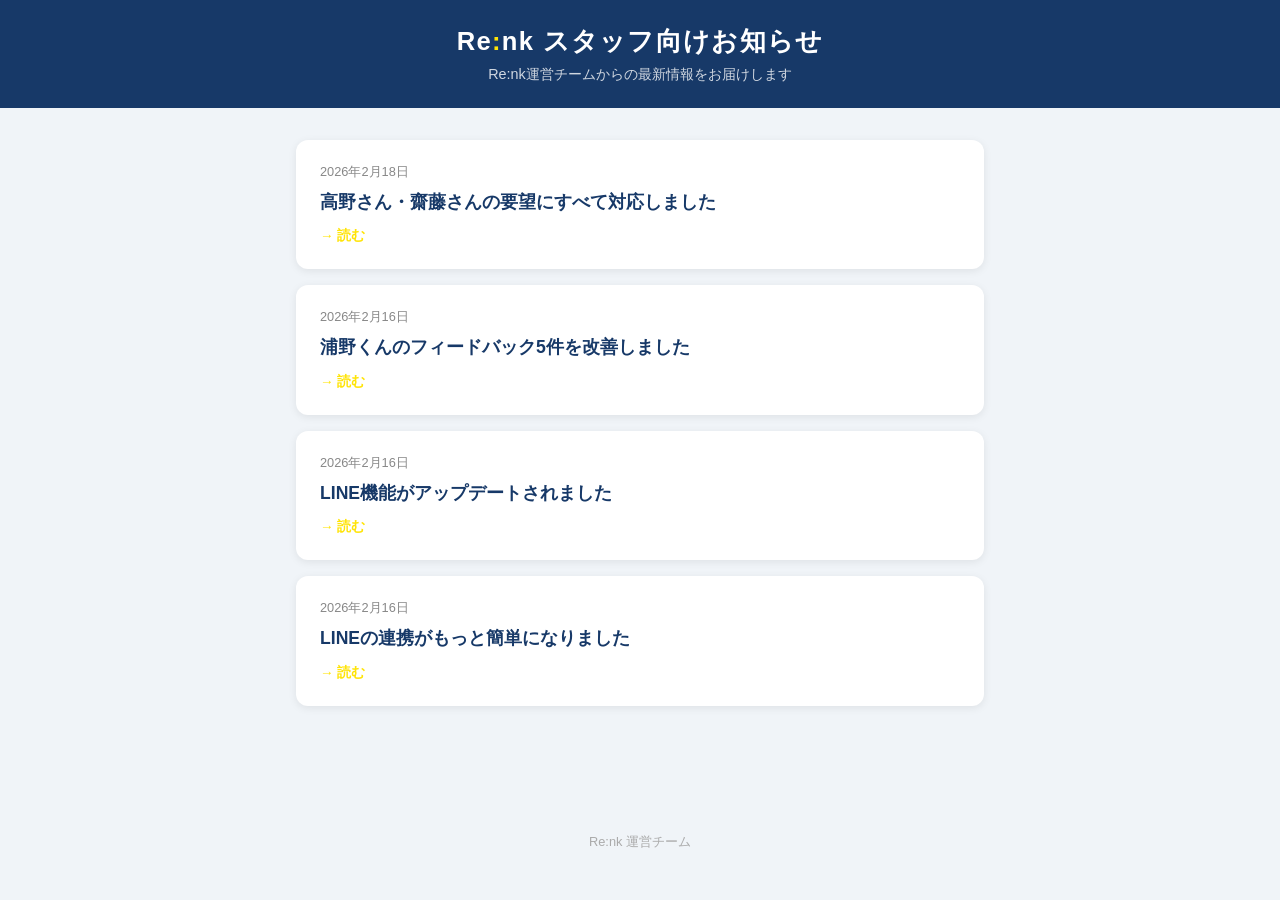
<file: index.html>
<!DOCTYPE html>
<html lang="ja">
<head>
  <meta charset="UTF-8">
  <meta name="viewport" content="width=device-width, initial-scale=1.0">
  <title>Re:nk スタッフ向けお知らせ</title>
  <style>
    * { box-sizing: border-box; margin: 0; padding: 0; }
    body {
      font-family: 'Hiragino Sans', 'Noto Sans JP', sans-serif;
      background: #f0f4f8;
      color: #333;
    }
    header {
      background: #173968;
      color: white;
      padding: 24px 20px;
      text-align: center;
    }
    header h1 {
      font-size: 1.6rem;
      font-weight: bold;
      letter-spacing: 0.05em;
    }
    header h1 span { color: #ffe407; }
    header p {
      margin-top: 6px;
      font-size: 0.9rem;
      opacity: 0.8;
    }
    main {
      max-width: 720px;
      margin: 32px auto;
      padding: 0 16px 60px;
    }
    .card {
      background: white;
      border-radius: 12px;
      padding: 24px;
      margin-bottom: 16px;
      box-shadow: 0 2px 8px rgba(0,0,0,0.08);
      text-decoration: none;
      color: inherit;
      display: block;
      transition: transform 0.15s, box-shadow 0.15s;
    }
    .card:hover {
      transform: translateY(-2px);
      box-shadow: 0 6px 16px rgba(0,0,0,0.12);
    }
    .card .date {
      font-size: 0.8rem;
      color: #888;
      margin-bottom: 8px;
    }
    .card h2 {
      font-size: 1.1rem;
      font-weight: bold;
      color: #173968;
      line-height: 1.5;
    }
    .card .arrow {
      margin-top: 12px;
      font-size: 0.85rem;
      color: #ffe407;
      font-weight: bold;
    }
    footer {
      text-align: center;
      font-size: 0.8rem;
      color: #aaa;
      padding: 20px;
    }
  </style>
</head>
<body>
  <header>
    <h1>Re<span>:</span>nk スタッフ向けお知らせ</h1>
    <p>Re:nk運営チームからの最新情報をお届けします</p>
  </header>
  <main>
    <a class="card" href="2026-02-18-saito-takano-feedback.html">
      <div class="date">2026年2月18日</div>
      <h2>高野さん・齋藤さんの要望にすべて対応しました</h2>
      <div class="arrow">→ 読む</div>
    </a>
    <a class="card" href="2026-02-16-urano-feedback.html">
      <div class="date">2026年2月16日</div>
      <h2>浦野くんのフィードバック5件を改善しました</h2>
      <div class="arrow">→ 読む</div>
    </a>
    <a class="card" href="2026-02-16-line-update.html">
      <div class="date">2026年2月16日</div>
      <h2>LINE機能がアップデートされました</h2>
      <div class="arrow">→ 読む</div>
    </a>
    <a class="card" href="2026-02-16-line-link-guide.html">
      <div class="date">2026年2月16日</div>
      <h2>LINEの連携がもっと簡単になりました</h2>
      <div class="arrow">→ 読む</div>
    </a>
  </main>
  <footer>Re:nk 運営チーム</footer>
</body>
</html>
</file>
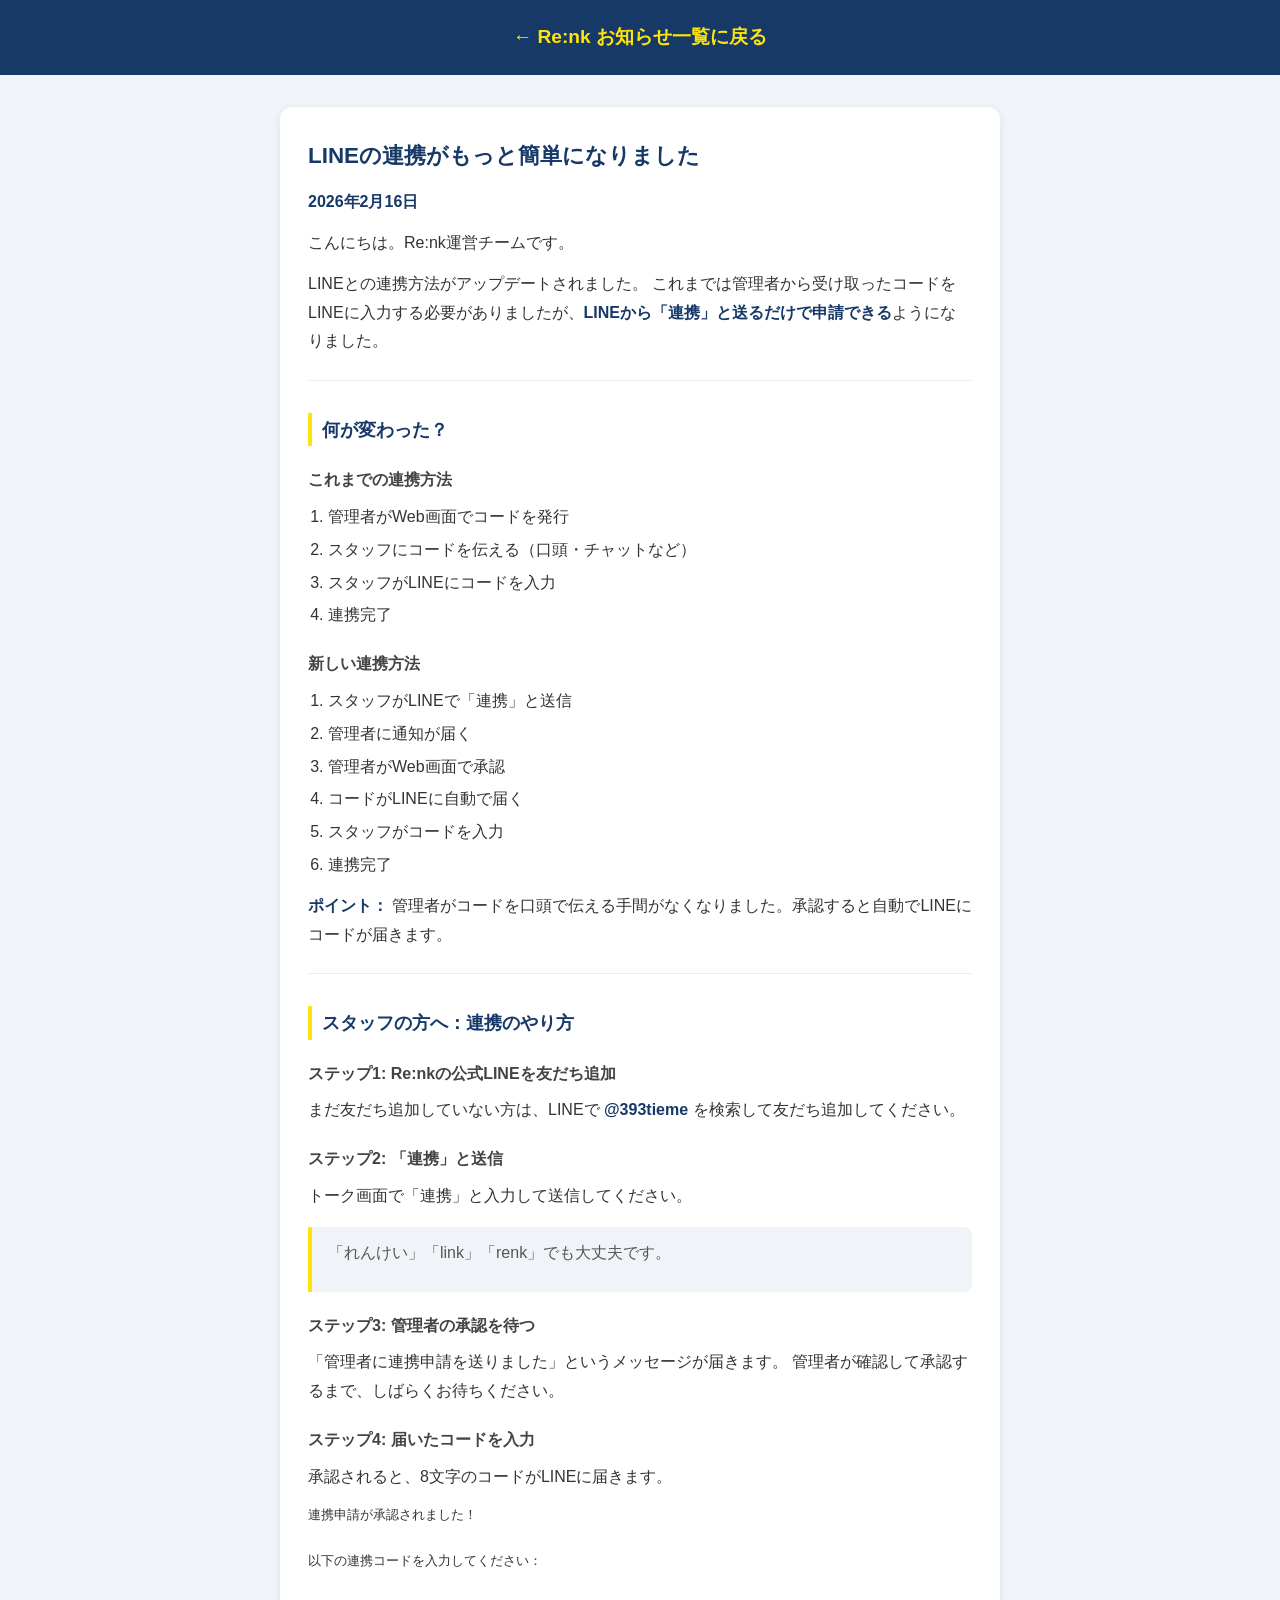
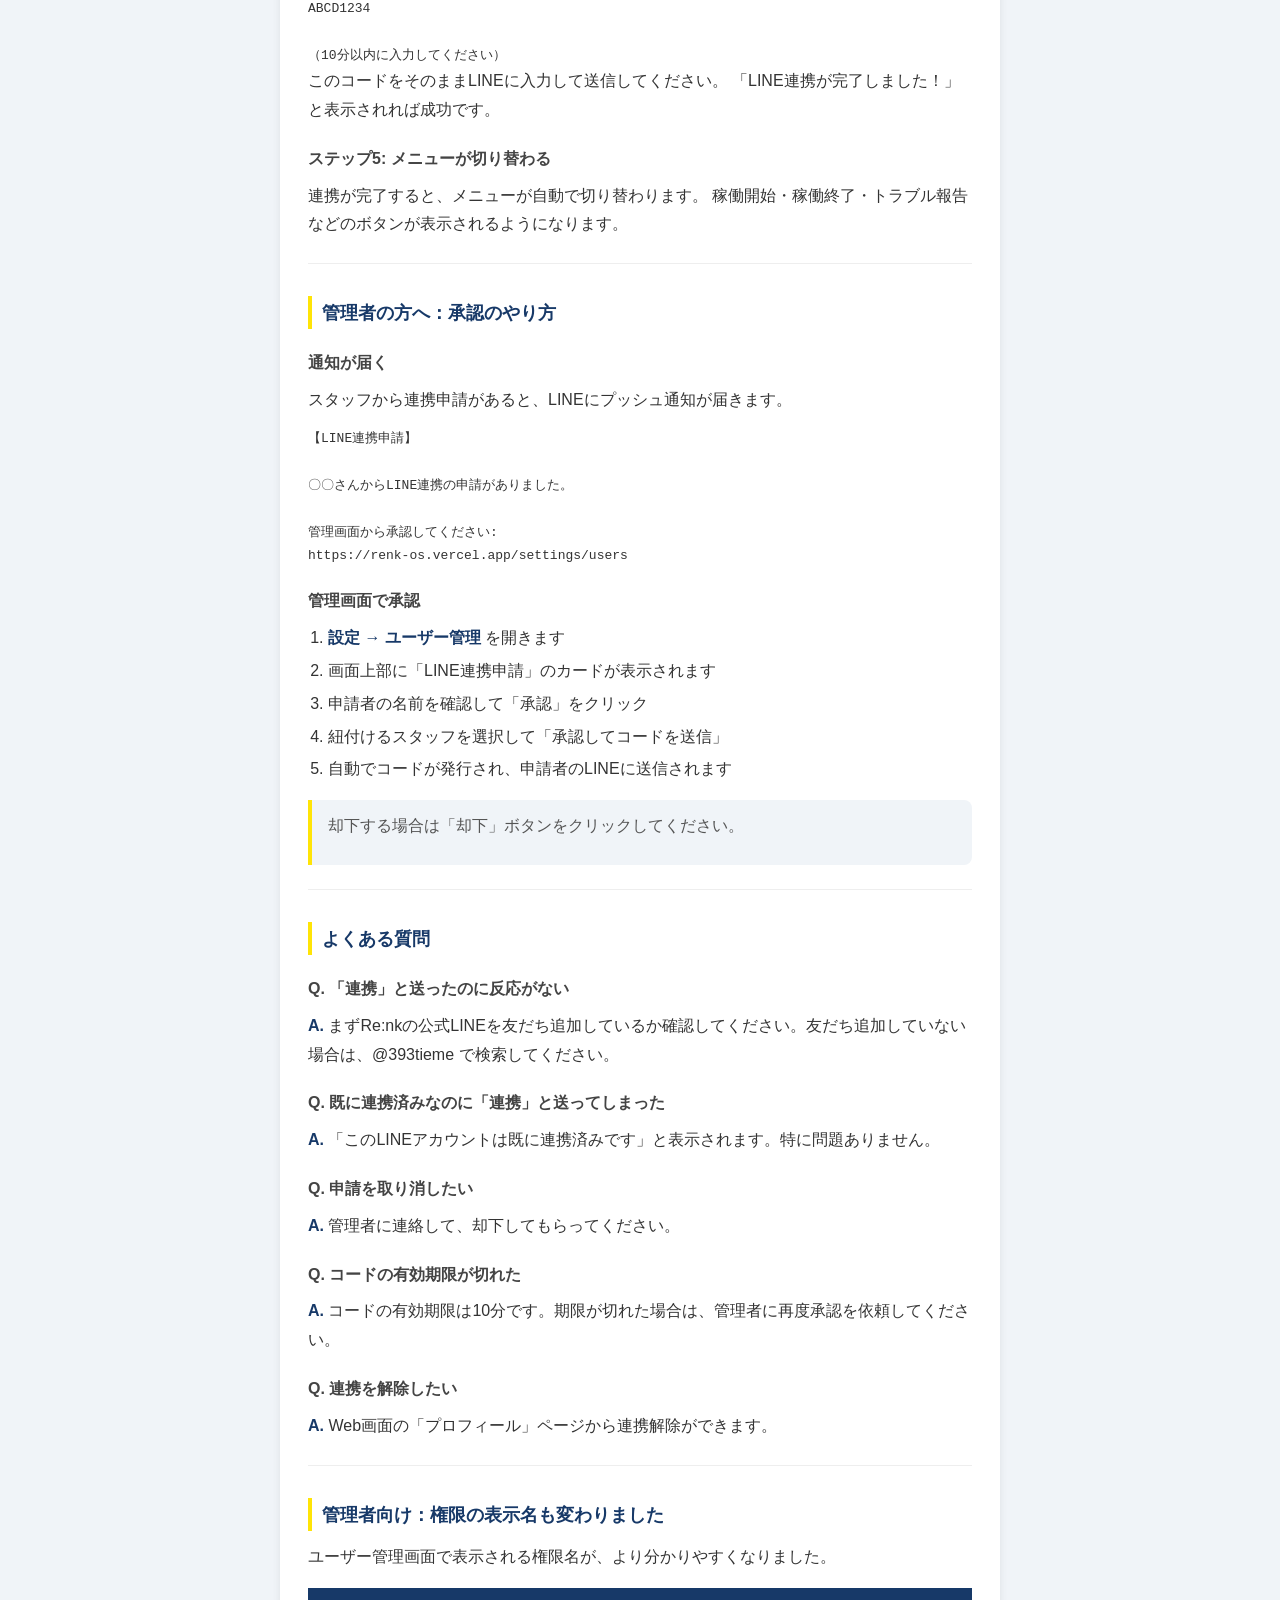
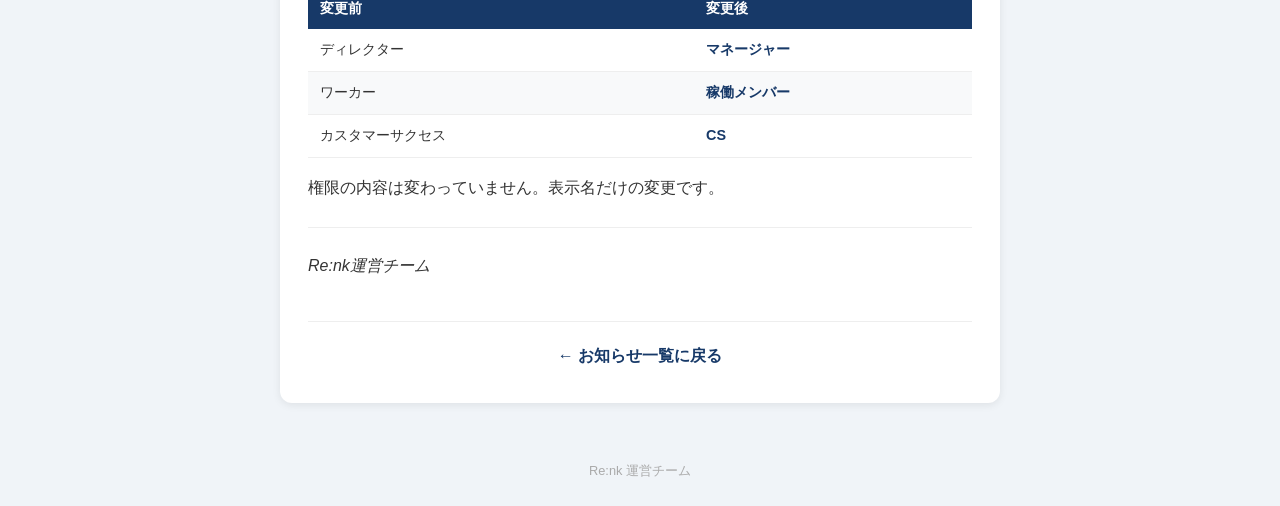
<file: 2026-02-16-line-link-guide.html>
<!DOCTYPE html>
<html lang="ja">
<head>
<meta charset="UTF-8">
<meta name="viewport" content="width=device-width, initial-scale=1.0">
<title>Re:nk お知らせ</title>
<link rel="stylesheet" href="style.css">
</head>
<body>
<header><a href="index.html">← Re:nk お知らせ一覧に戻る</a></header>
<article>
<h1
id="lineの連携がもっと簡単になりました">LINEの連携がもっと簡単になりました</h1>
<p><strong>2026年2月16日</strong></p>
<p>こんにちは。Re:nk運営チームです。</p>
<p>LINEとの連携方法がアップデートされました。
これまでは管理者から受け取ったコードをLINEに入力する必要がありましたが、<strong>LINEから「連携」と送るだけで申請できる</strong>ようになりました。</p>
<hr />
<h2 id="何が変わった">何が変わった？</h2>
<h3 id="これまでの連携方法">これまでの連携方法</h3>
<ol type="1">
<li>管理者がWeb画面でコードを発行</li>
<li>スタッフにコードを伝える（口頭・チャットなど）</li>
<li>スタッフがLINEにコードを入力</li>
<li>連携完了</li>
</ol>
<h3 id="新しい連携方法">新しい連携方法</h3>
<ol type="1">
<li>スタッフがLINEで「連携」と送信</li>
<li>管理者に通知が届く</li>
<li>管理者がWeb画面で承認</li>
<li>コードがLINEに自動で届く</li>
<li>スタッフがコードを入力</li>
<li>連携完了</li>
</ol>
<p><strong>ポイント：</strong>
管理者がコードを口頭で伝える手間がなくなりました。承認すると自動でLINEにコードが届きます。</p>
<hr />
<h2 id="スタッフの方へ連携のやり方">スタッフの方へ：連携のやり方</h2>
<h3 id="ステップ1-renkの公式lineを友だち追加">ステップ1:
Re:nkの公式LINEを友だち追加</h3>
<p>まだ友だち追加していない方は、LINEで <strong><span class="citation"
data-cites="393tieme">@393tieme</span></strong>
を検索して友だち追加してください。</p>
<h3 id="ステップ2-連携と送信">ステップ2: 「連携」と送信</h3>
<p>トーク画面で「連携」と入力して送信してください。</p>
<blockquote>
<p>「れんけい」「link」「renk」でも大丈夫です。</p>
</blockquote>
<h3 id="ステップ3-管理者の承認を待つ">ステップ3: 管理者の承認を待つ</h3>
<p>「管理者に連携申請を送りました」というメッセージが届きます。
管理者が確認して承認するまで、しばらくお待ちください。</p>
<h3 id="ステップ4-届いたコードを入力">ステップ4: 届いたコードを入力</h3>
<p>承認されると、8文字のコードがLINEに届きます。</p>
<pre><code>連携申請が承認されました！

以下の連携コードを入力してください：

ABCD1234

（10分以内に入力してください）</code></pre>
<p>このコードをそのままLINEに入力して送信してください。
「LINE連携が完了しました！」と表示されれば成功です。</p>
<h3 id="ステップ5-メニューが切り替わる">ステップ5:
メニューが切り替わる</h3>
<p>連携が完了すると、メニューが自動で切り替わります。
稼働開始・稼働終了・トラブル報告などのボタンが表示されるようになります。</p>
<hr />
<h2 id="管理者の方へ承認のやり方">管理者の方へ：承認のやり方</h2>
<h3 id="通知が届く">通知が届く</h3>
<p>スタッフから連携申請があると、LINEにプッシュ通知が届きます。</p>
<pre><code>【LINE連携申請】

〇〇さんからLINE連携の申請がありました。

管理画面から承認してください:
https://renk-os.vercel.app/settings/users</code></pre>
<h3 id="管理画面で承認">管理画面で承認</h3>
<ol type="1">
<li><strong>設定 → ユーザー管理</strong> を開きます</li>
<li>画面上部に「LINE連携申請」のカードが表示されます</li>
<li>申請者の名前を確認して「承認」をクリック</li>
<li>紐付けるスタッフを選択して「承認してコードを送信」</li>
<li>自動でコードが発行され、申請者のLINEに送信されます</li>
</ol>
<blockquote>
<p>却下する場合は「却下」ボタンをクリックしてください。</p>
</blockquote>
<hr />
<h2 id="よくある質問">よくある質問</h2>
<h3 id="q.-連携と送ったのに反応がない">Q.
「連携」と送ったのに反応がない</h3>
<p><strong>A.</strong>
まずRe:nkの公式LINEを友だち追加しているか確認してください。友だち追加していない場合は、<span
class="citation" data-cites="393tieme">@393tieme</span>
で検索してください。</p>
<h3 id="q.-既に連携済みなのに連携と送ってしまった">Q.
既に連携済みなのに「連携」と送ってしまった</h3>
<p><strong>A.</strong>
「このLINEアカウントは既に連携済みです」と表示されます。特に問題ありません。</p>
<h3 id="q.-申請を取り消したい">Q. 申請を取り消したい</h3>
<p><strong>A.</strong> 管理者に連絡して、却下してもらってください。</p>
<h3 id="q.-コードの有効期限が切れた">Q. コードの有効期限が切れた</h3>
<p><strong>A.</strong>
コードの有効期限は10分です。期限が切れた場合は、管理者に再度承認を依頼してください。</p>
<h3 id="q.-連携を解除したい">Q. 連携を解除したい</h3>
<p><strong>A.</strong>
Web画面の「プロフィール」ページから連携解除ができます。</p>
<hr />
<h2
id="管理者向け権限の表示名も変わりました">管理者向け：権限の表示名も変わりました</h2>
<p>ユーザー管理画面で表示される権限名が、より分かりやすくなりました。</p>
<table>
<thead>
<tr>
<th>変更前</th>
<th>変更後</th>
</tr>
</thead>
<tbody>
<tr>
<td>ディレクター</td>
<td><strong>マネージャー</strong></td>
</tr>
<tr>
<td>ワーカー</td>
<td><strong>稼働メンバー</strong></td>
</tr>
<tr>
<td>カスタマーサクセス</td>
<td><strong>CS</strong></td>
</tr>
</tbody>
</table>
<p>権限の内容は変わっていません。表示名だけの変更です。</p>
<hr />
<p><em>Re:nk運営チーム</em></p>
<div class="back-link"><a href="index.html">← お知らせ一覧に戻る</a></div>
</article>
<footer>Re:nk 運営チーム</footer>
</body>
</html>
</file>
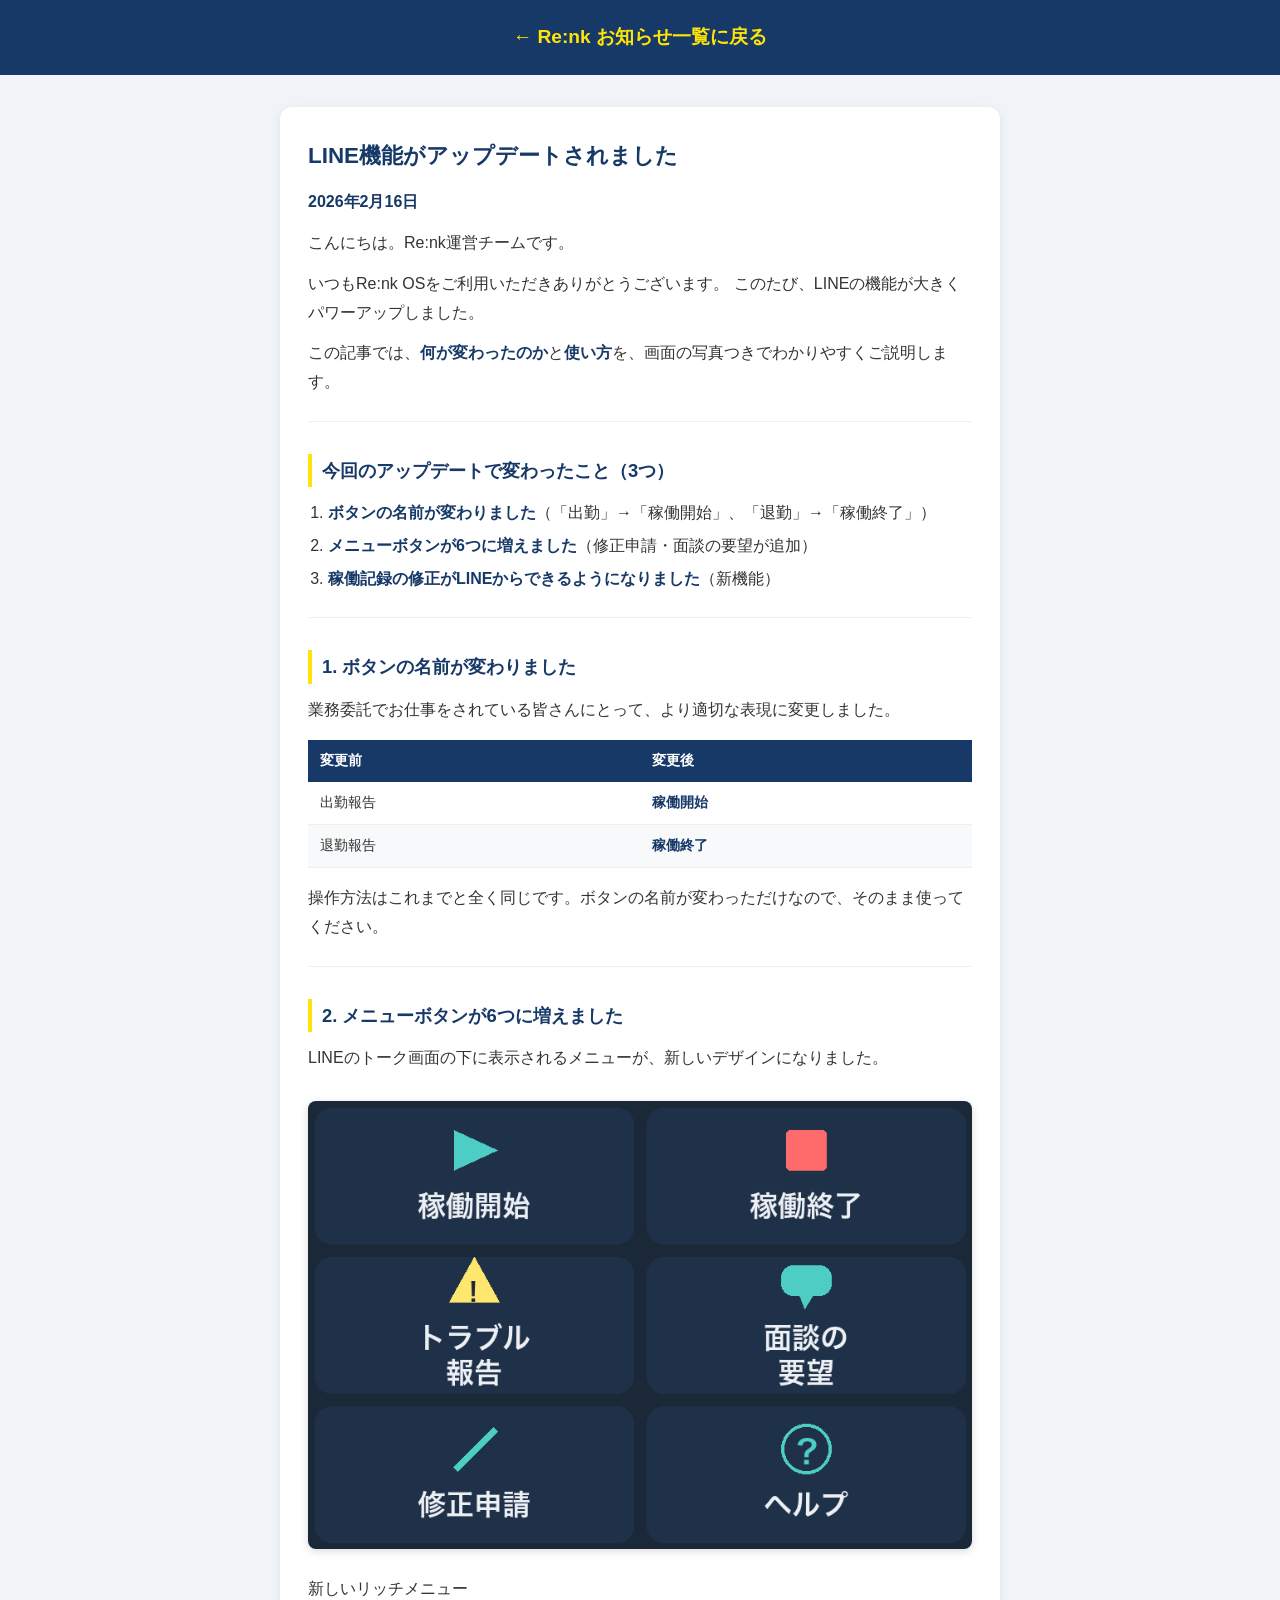
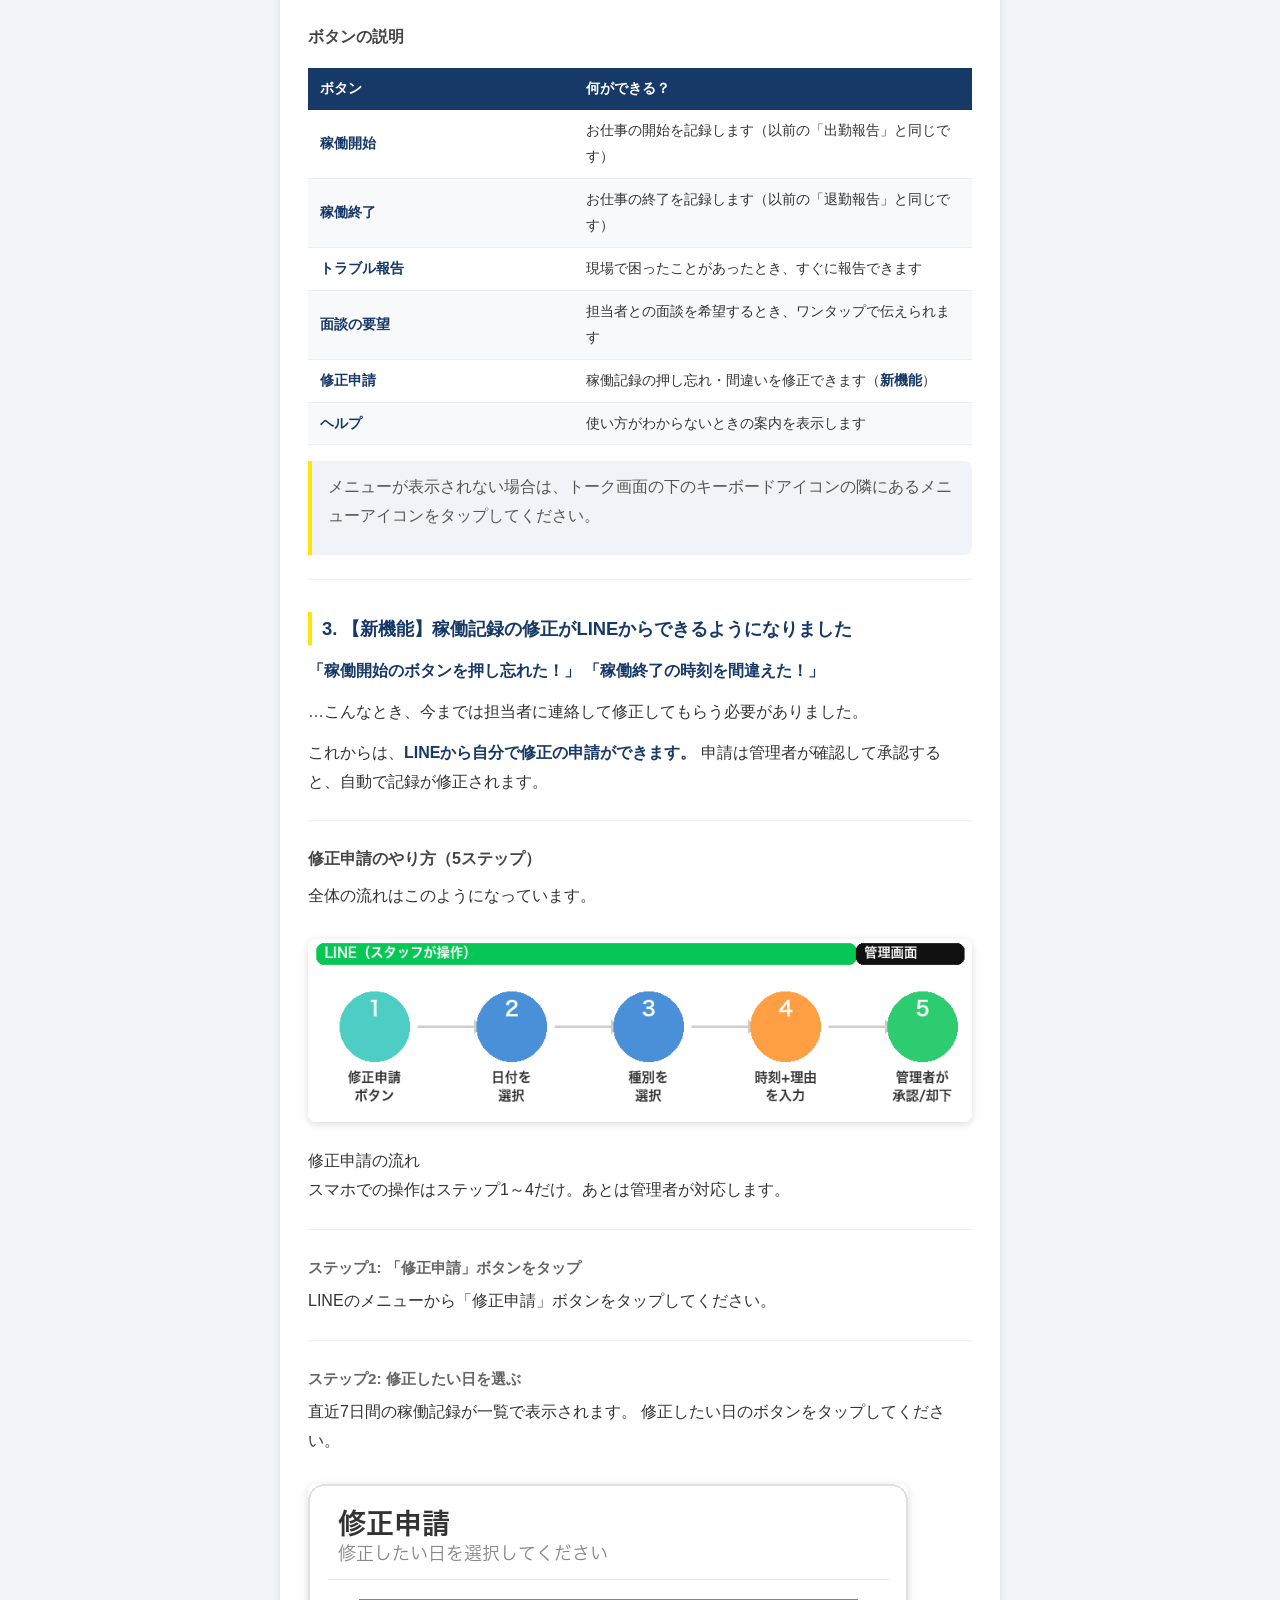
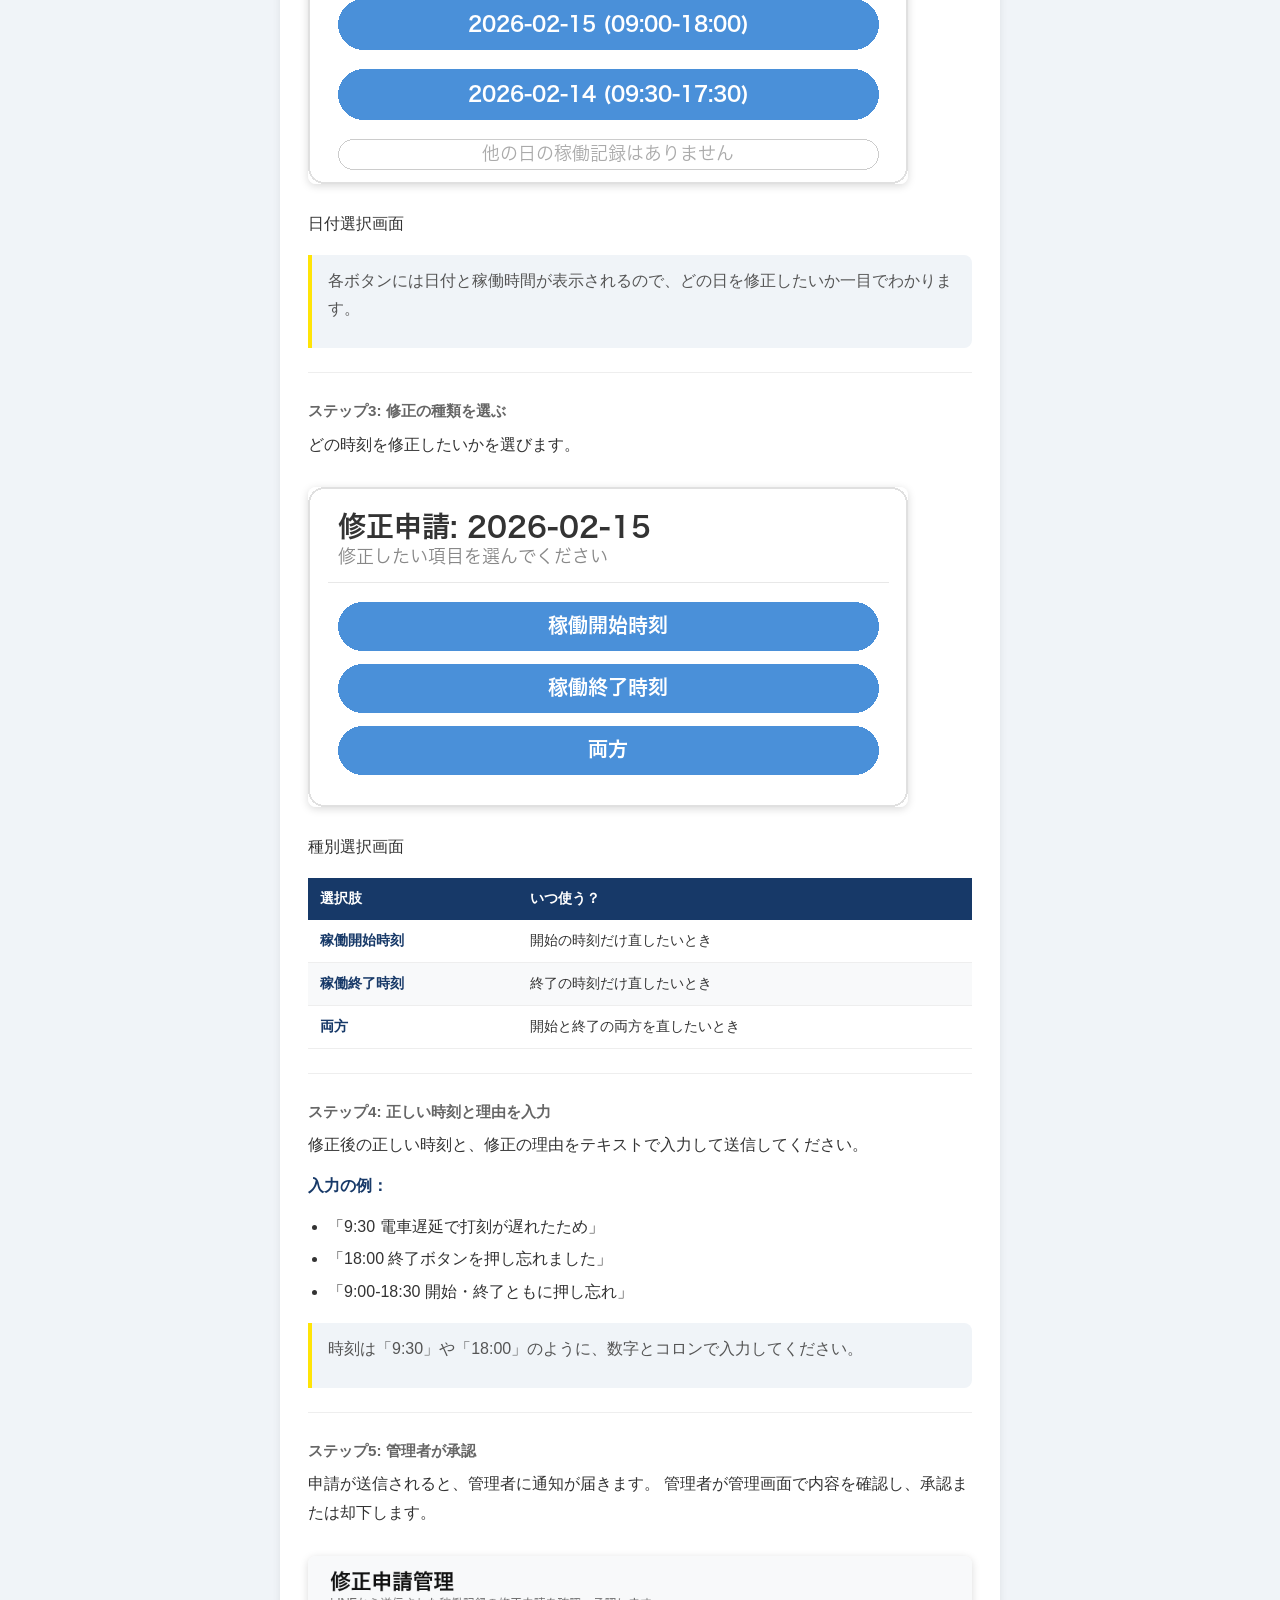
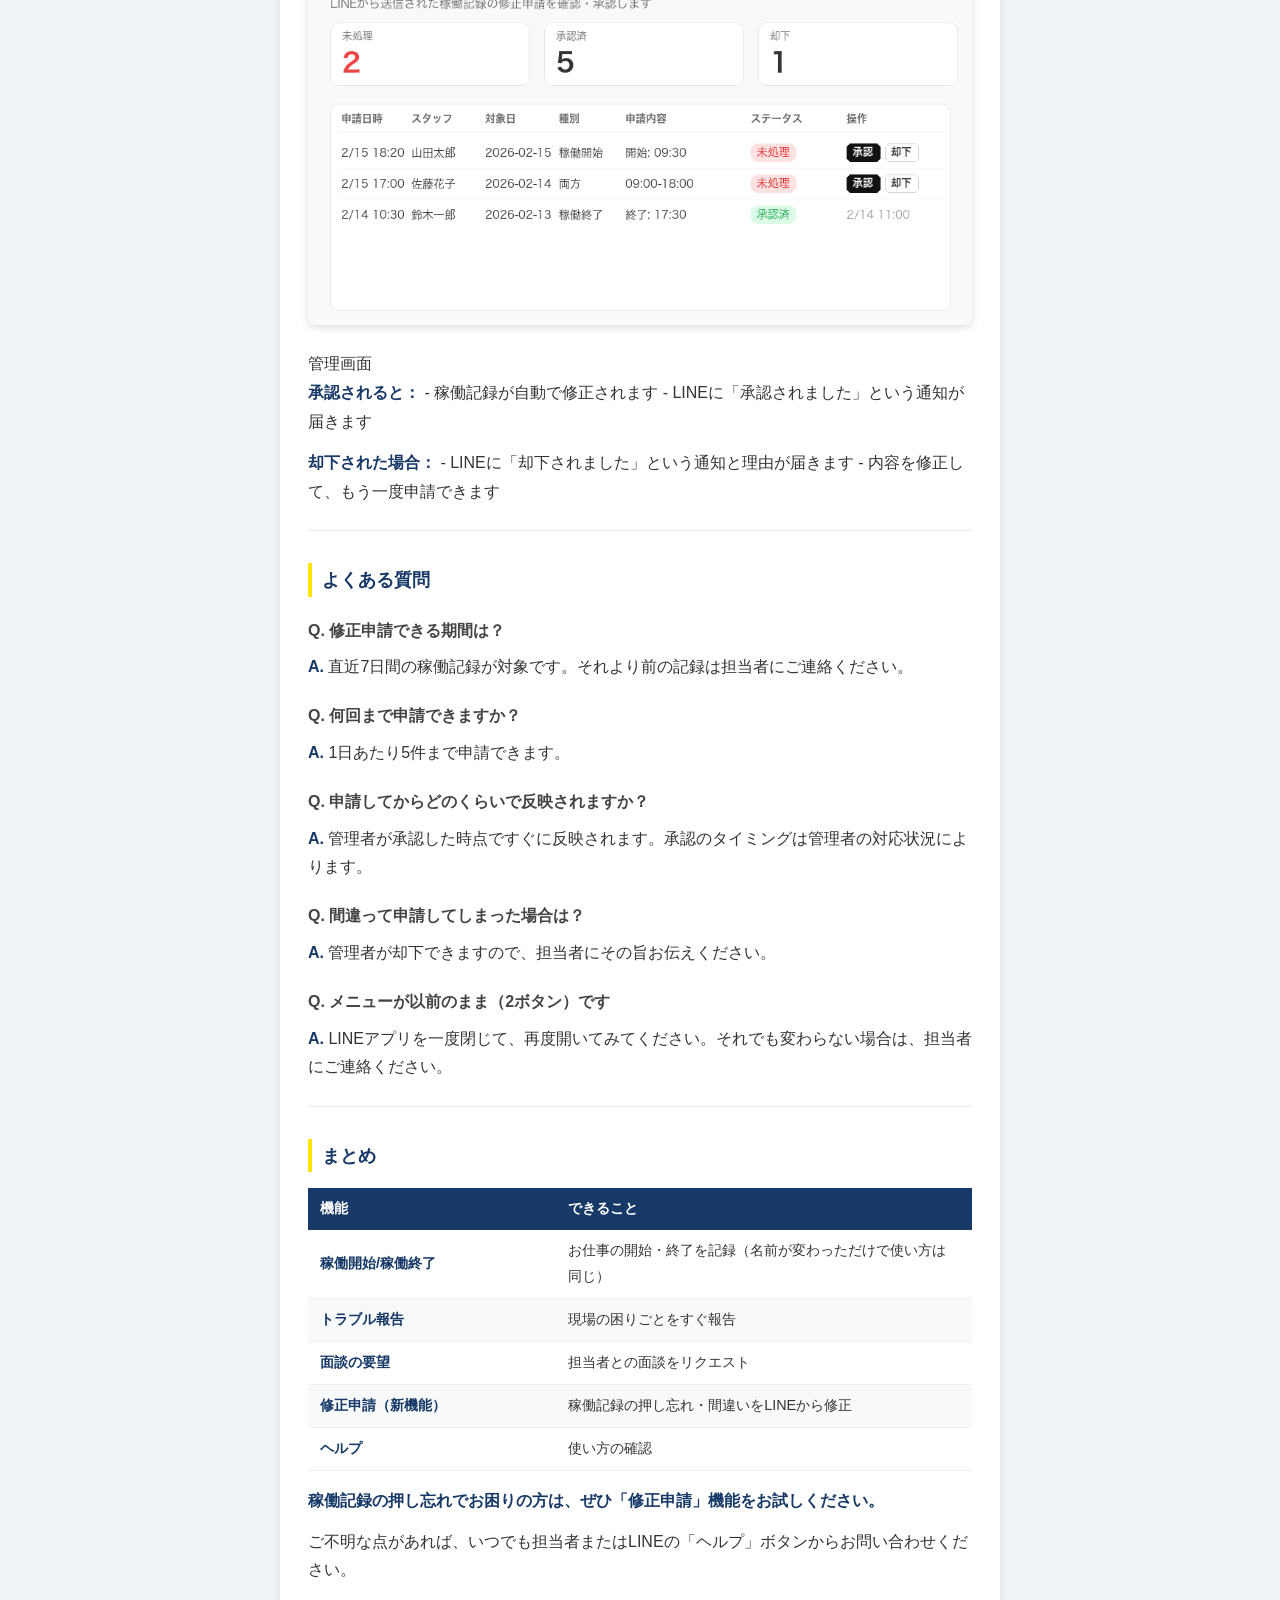
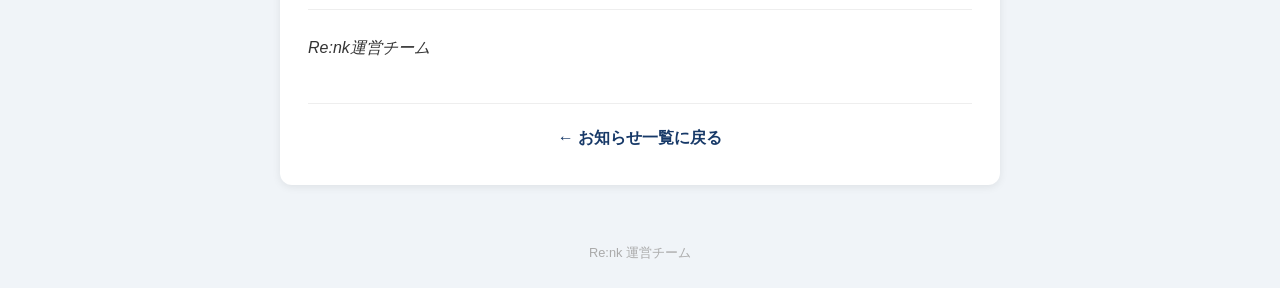
<file: 2026-02-16-line-update.html>
<!DOCTYPE html>
<html lang="ja">
<head>
<meta charset="UTF-8">
<meta name="viewport" content="width=device-width, initial-scale=1.0">
<title>Re:nk お知らせ</title>
<link rel="stylesheet" href="style.css">
</head>
<body>
<header><a href="index.html">← Re:nk お知らせ一覧に戻る</a></header>
<article>
<h1
id="line機能がアップデートされました">LINE機能がアップデートされました</h1>
<p><strong>2026年2月16日</strong></p>
<p>こんにちは。Re:nk運営チームです。</p>
<p>いつもRe:nk OSをご利用いただきありがとうございます。
このたび、LINEの機能が大きくパワーアップしました。</p>
<p>この記事では、<strong>何が変わったのか</strong>と<strong>使い方</strong>を、画面の写真つきでわかりやすくご説明します。</p>
<hr />
<h2
id="今回のアップデートで変わったこと3つ">今回のアップデートで変わったこと（3つ）</h2>
<ol type="1">
<li><strong>ボタンの名前が変わりました</strong>（「出勤」→「稼働開始」、「退勤」→「稼働終了」）</li>
<li><strong>メニューボタンが6つに増えました</strong>（修正申請・面談の要望が追加）</li>
<li><strong>稼働記録の修正がLINEからできるようになりました</strong>（新機能）</li>
</ol>
<hr />
<h2 id="ボタンの名前が変わりました">1. ボタンの名前が変わりました</h2>
<p>業務委託でお仕事をされている皆さんにとって、より適切な表現に変更しました。</p>
<table>
<thead>
<tr>
<th>変更前</th>
<th>変更後</th>
</tr>
</thead>
<tbody>
<tr>
<td>出勤報告</td>
<td><strong>稼働開始</strong></td>
</tr>
<tr>
<td>退勤報告</td>
<td><strong>稼働終了</strong></td>
</tr>
</tbody>
</table>
<p>操作方法はこれまでと全く同じです。ボタンの名前が変わっただけなので、そのまま使ってください。</p>
<hr />
<h2 id="メニューボタンが6つに増えました">2.
メニューボタンが6つに増えました</h2>
<p>LINEのトーク画面の下に表示されるメニューが、新しいデザインになりました。</p>
<figure>
<img src="images/richmenu_worker.png" alt="新しいリッチメニュー" />
<figcaption aria-hidden="true">新しいリッチメニュー</figcaption>
</figure>
<h3 id="ボタンの説明">ボタンの説明</h3>
<table>
<colgroup>
<col style="width: 40%" />
<col style="width: 60%" />
</colgroup>
<thead>
<tr>
<th>ボタン</th>
<th>何ができる？</th>
</tr>
</thead>
<tbody>
<tr>
<td><strong>稼働開始</strong></td>
<td>お仕事の開始を記録します（以前の「出勤報告」と同じです）</td>
</tr>
<tr>
<td><strong>稼働終了</strong></td>
<td>お仕事の終了を記録します（以前の「退勤報告」と同じです）</td>
</tr>
<tr>
<td><strong>トラブル報告</strong></td>
<td>現場で困ったことがあったとき、すぐに報告できます</td>
</tr>
<tr>
<td><strong>面談の要望</strong></td>
<td>担当者との面談を希望するとき、ワンタップで伝えられます</td>
</tr>
<tr>
<td><strong>修正申請</strong></td>
<td>稼働記録の押し忘れ・間違いを修正できます（<strong>新機能</strong>）</td>
</tr>
<tr>
<td><strong>ヘルプ</strong></td>
<td>使い方がわからないときの案内を表示します</td>
</tr>
</tbody>
</table>
<blockquote>
<p>メニューが表示されない場合は、トーク画面の下のキーボードアイコンの隣にあるメニューアイコンをタップしてください。</p>
</blockquote>
<hr />
<h2 id="新機能稼働記録の修正がlineからできるようになりました">3.
【新機能】稼働記録の修正がLINEからできるようになりました</h2>
<p><strong>「稼働開始のボタンを押し忘れた！」</strong>
<strong>「稼働終了の時刻を間違えた！」</strong></p>
<p>…こんなとき、今までは担当者に連絡して修正してもらう必要がありました。</p>
<p>これからは、<strong>LINEから自分で修正の申請ができます。</strong>
申請は管理者が確認して承認すると、自動で記録が修正されます。</p>
<hr />
<h3 id="修正申請のやり方5ステップ">修正申請のやり方（5ステップ）</h3>
<p>全体の流れはこのようになっています。</p>
<figure>
<img src="images/flow_diagram.png" alt="修正申請の流れ" />
<figcaption aria-hidden="true">修正申請の流れ</figcaption>
</figure>
<p>スマホでの操作はステップ1～4だけ。あとは管理者が対応します。</p>
<hr />
<h4 id="ステップ1-修正申請ボタンをタップ">ステップ1:
「修正申請」ボタンをタップ</h4>
<p>LINEのメニューから「修正申請」ボタンをタップしてください。</p>
<hr />
<h4 id="ステップ2-修正したい日を選ぶ">ステップ2: 修正したい日を選ぶ</h4>
<p>直近7日間の稼働記録が一覧で表示されます。
修正したい日のボタンをタップしてください。</p>
<figure>
<img src="images/flex_date_select.png" alt="日付選択画面" />
<figcaption aria-hidden="true">日付選択画面</figcaption>
</figure>
<blockquote>
<p>各ボタンには日付と稼働時間が表示されるので、どの日を修正したいか一目でわかります。</p>
</blockquote>
<hr />
<h4 id="ステップ3-修正の種類を選ぶ">ステップ3: 修正の種類を選ぶ</h4>
<p>どの時刻を修正したいかを選びます。</p>
<figure>
<img src="images/flex_type_select.png" alt="種別選択画面" />
<figcaption aria-hidden="true">種別選択画面</figcaption>
</figure>
<table>
<thead>
<tr>
<th>選択肢</th>
<th>いつ使う？</th>
</tr>
</thead>
<tbody>
<tr>
<td><strong>稼働開始時刻</strong></td>
<td>開始の時刻だけ直したいとき</td>
</tr>
<tr>
<td><strong>稼働終了時刻</strong></td>
<td>終了の時刻だけ直したいとき</td>
</tr>
<tr>
<td><strong>両方</strong></td>
<td>開始と終了の両方を直したいとき</td>
</tr>
</tbody>
</table>
<hr />
<h4 id="ステップ4-正しい時刻と理由を入力">ステップ4:
正しい時刻と理由を入力</h4>
<p>修正後の正しい時刻と、修正の理由をテキストで入力して送信してください。</p>
<p><strong>入力の例：</strong></p>
<ul>
<li>「9:30 電車遅延で打刻が遅れたため」</li>
<li>「18:00 終了ボタンを押し忘れました」</li>
<li>「9:00-18:30 開始・終了ともに押し忘れ」</li>
</ul>
<blockquote>
<p>時刻は「9:30」や「18:00」のように、数字とコロンで入力してください。</p>
</blockquote>
<hr />
<h4 id="ステップ5-管理者が承認">ステップ5: 管理者が承認</h4>
<p>申請が送信されると、管理者に通知が届きます。
管理者が管理画面で内容を確認し、承認または却下します。</p>
<figure>
<img src="images/admin_corrections.png" alt="管理画面" />
<figcaption aria-hidden="true">管理画面</figcaption>
</figure>
<p><strong>承認されると：</strong> - 稼働記録が自動で修正されます -
LINEに「承認されました」という通知が届きます</p>
<p><strong>却下された場合：</strong> -
LINEに「却下されました」という通知と理由が届きます -
内容を修正して、もう一度申請できます</p>
<hr />
<h2 id="よくある質問">よくある質問</h2>
<h3 id="q.-修正申請できる期間は">Q. 修正申請できる期間は？</h3>
<p><strong>A.</strong>
直近7日間の稼働記録が対象です。それより前の記録は担当者にご連絡ください。</p>
<h3 id="q.-何回まで申請できますか">Q. 何回まで申請できますか？</h3>
<p><strong>A.</strong> 1日あたり5件まで申請できます。</p>
<h3 id="q.-申請してからどのくらいで反映されますか">Q.
申請してからどのくらいで反映されますか？</h3>
<p><strong>A.</strong>
管理者が承認した時点ですぐに反映されます。承認のタイミングは管理者の対応状況によります。</p>
<h3 id="q.-間違って申請してしまった場合は">Q.
間違って申請してしまった場合は？</h3>
<p><strong>A.</strong>
管理者が却下できますので、担当者にその旨お伝えください。</p>
<h3 id="q.-メニューが以前のまま2ボタンです">Q.
メニューが以前のまま（2ボタン）です</h3>
<p><strong>A.</strong>
LINEアプリを一度閉じて、再度開いてみてください。それでも変わらない場合は、担当者にご連絡ください。</p>
<hr />
<h2 id="まとめ">まとめ</h2>
<table>
<colgroup>
<col style="width: 37%" />
<col style="width: 62%" />
</colgroup>
<thead>
<tr>
<th>機能</th>
<th>できること</th>
</tr>
</thead>
<tbody>
<tr>
<td><strong>稼働開始/稼働終了</strong></td>
<td>お仕事の開始・終了を記録（名前が変わっただけで使い方は同じ）</td>
</tr>
<tr>
<td><strong>トラブル報告</strong></td>
<td>現場の困りごとをすぐ報告</td>
</tr>
<tr>
<td><strong>面談の要望</strong></td>
<td>担当者との面談をリクエスト</td>
</tr>
<tr>
<td><strong>修正申請（新機能）</strong></td>
<td>稼働記録の押し忘れ・間違いをLINEから修正</td>
</tr>
<tr>
<td><strong>ヘルプ</strong></td>
<td>使い方の確認</td>
</tr>
</tbody>
</table>
<p><strong>稼働記録の押し忘れでお困りの方は、ぜひ「修正申請」機能をお試しください。</strong></p>
<p>ご不明な点があれば、いつでも担当者またはLINEの「ヘルプ」ボタンからお問い合わせください。</p>
<hr />
<p><em>Re:nk運営チーム</em></p>
<div class="back-link"><a href="index.html">← お知らせ一覧に戻る</a></div>
</article>
<footer>Re:nk 運営チーム</footer>
</body>
</html>
</file>
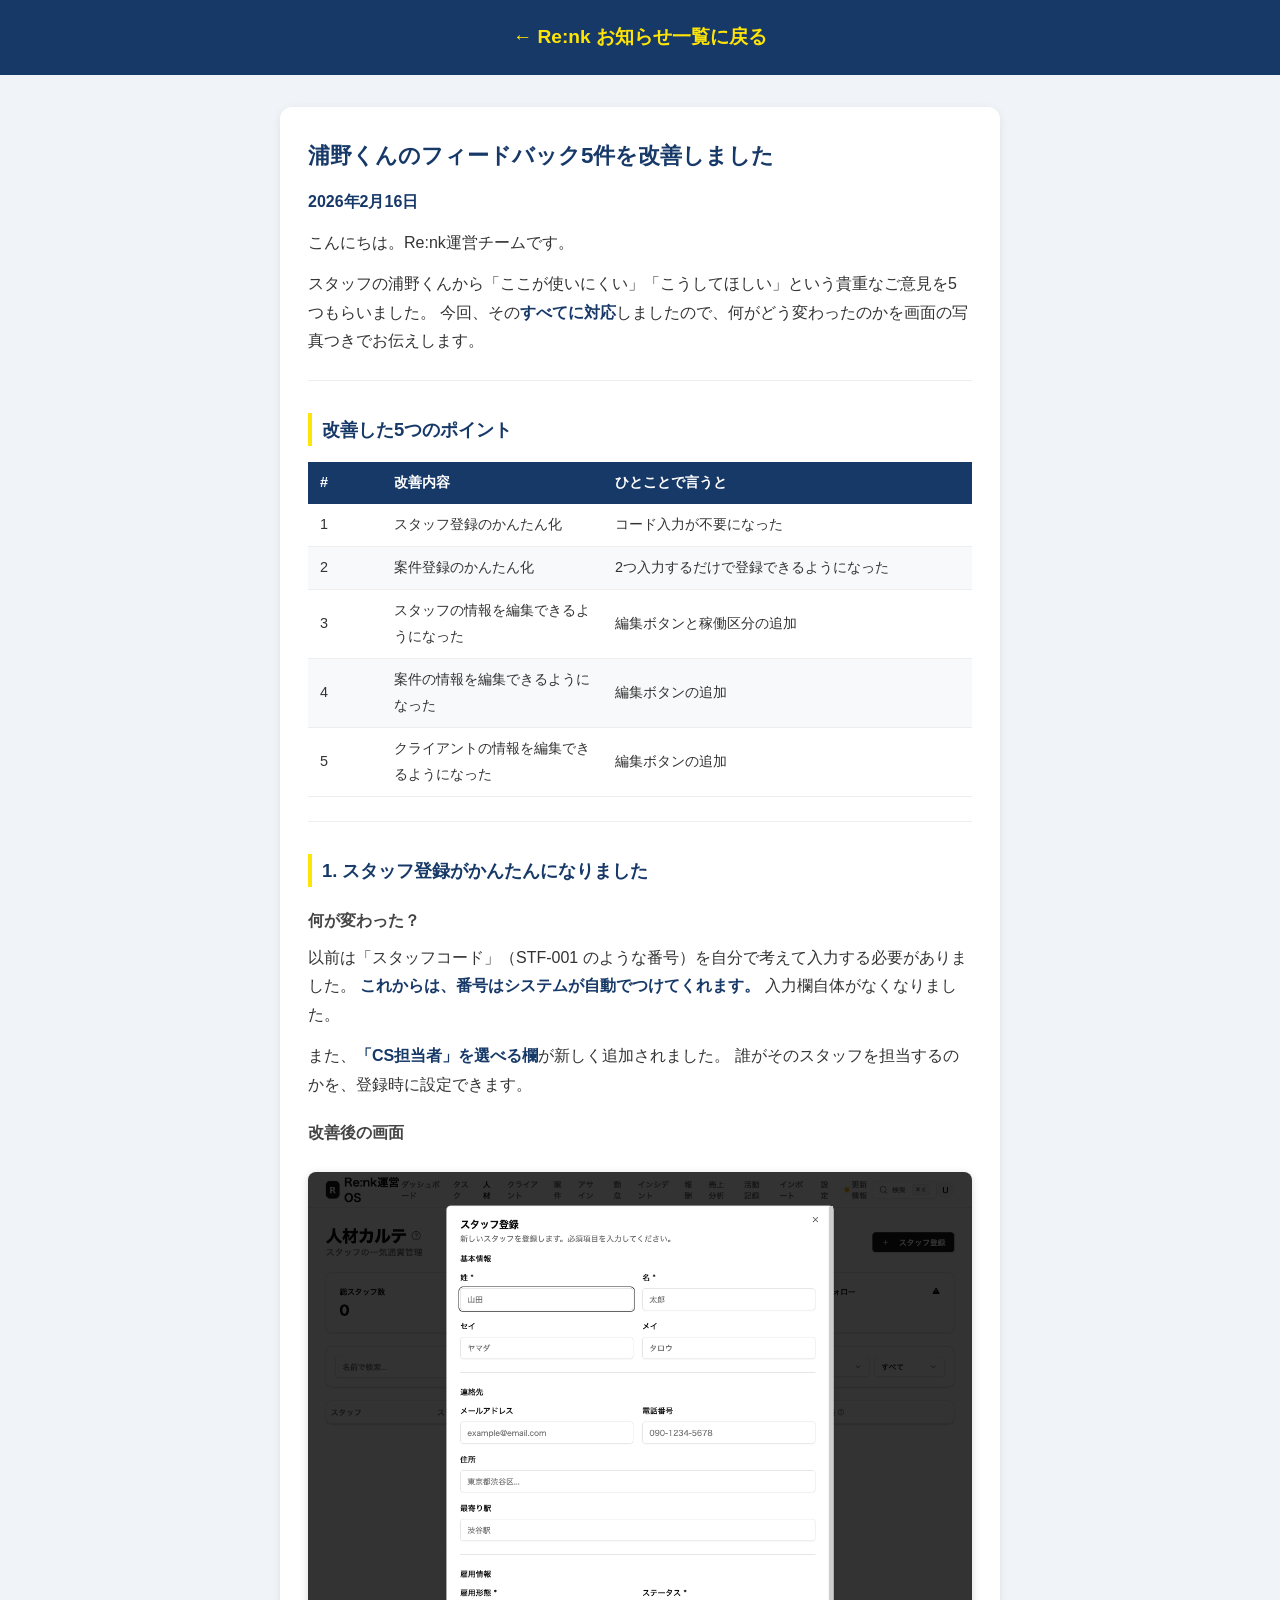
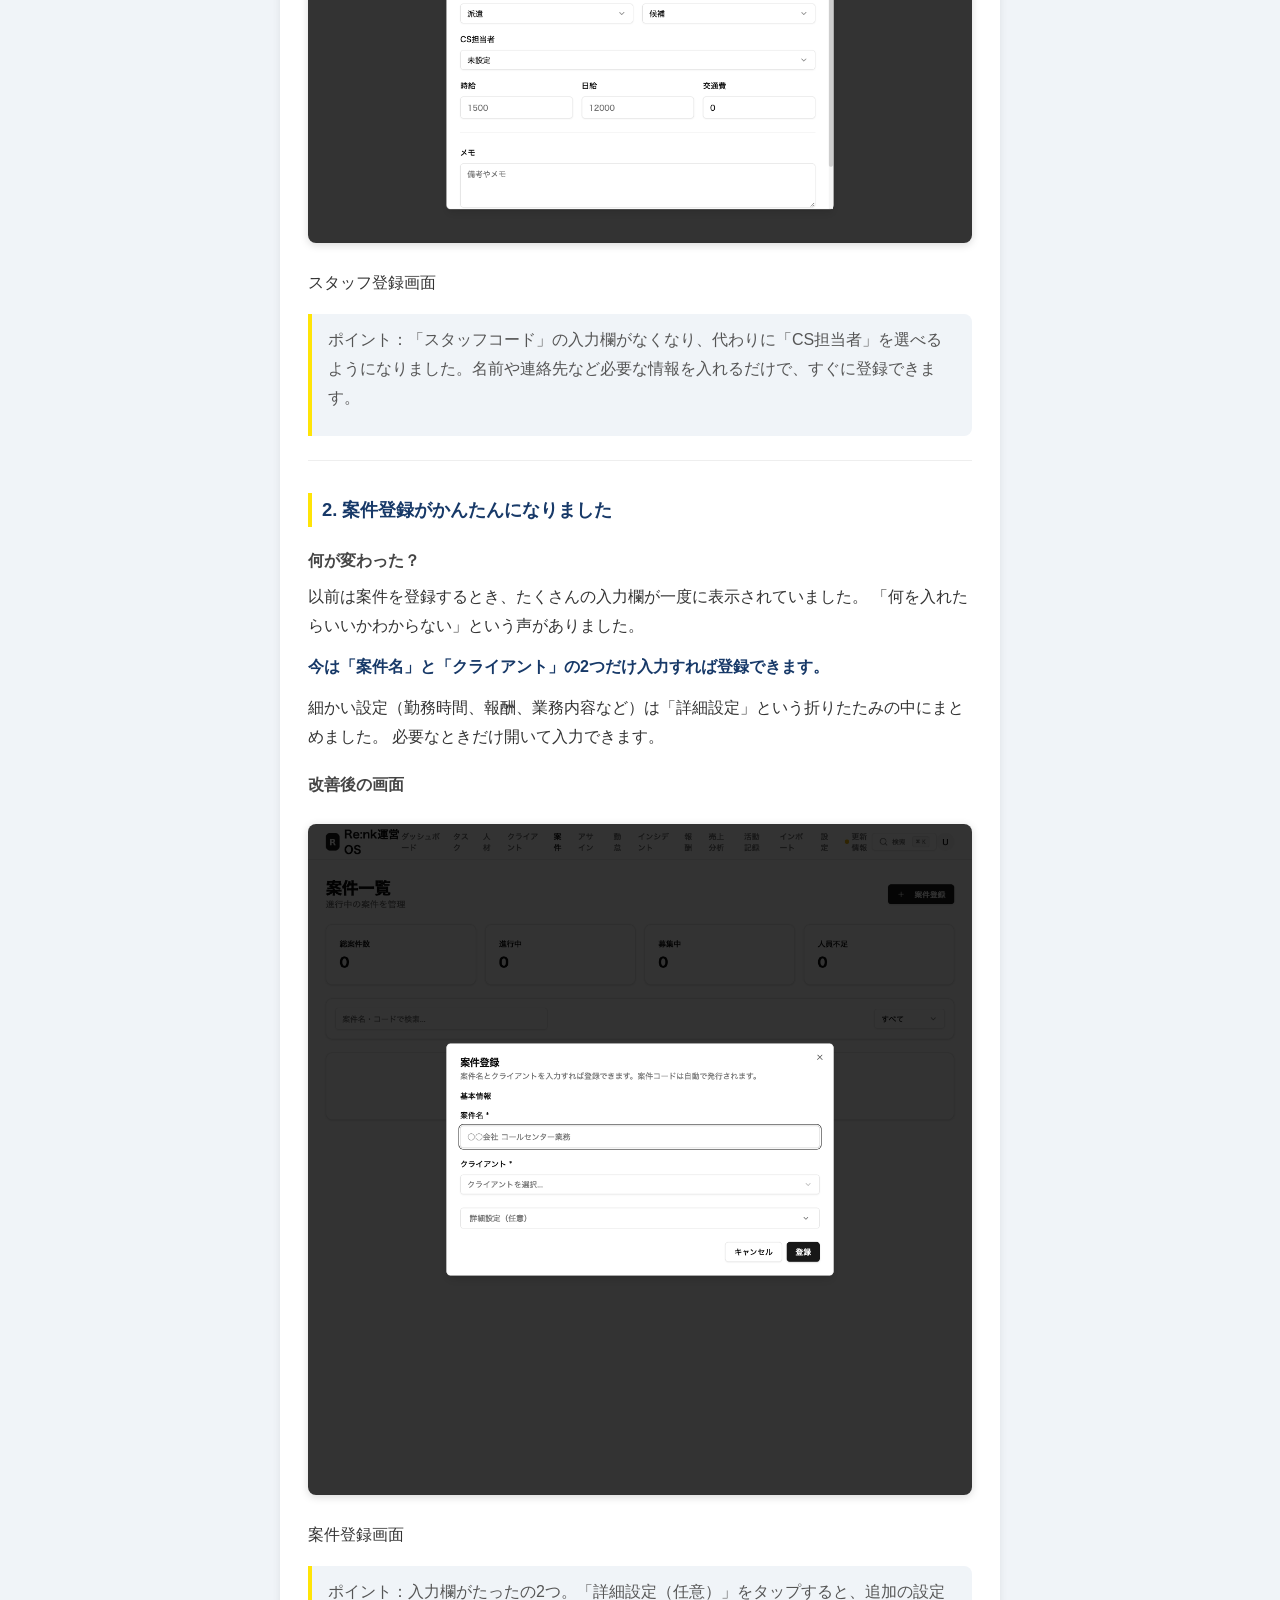
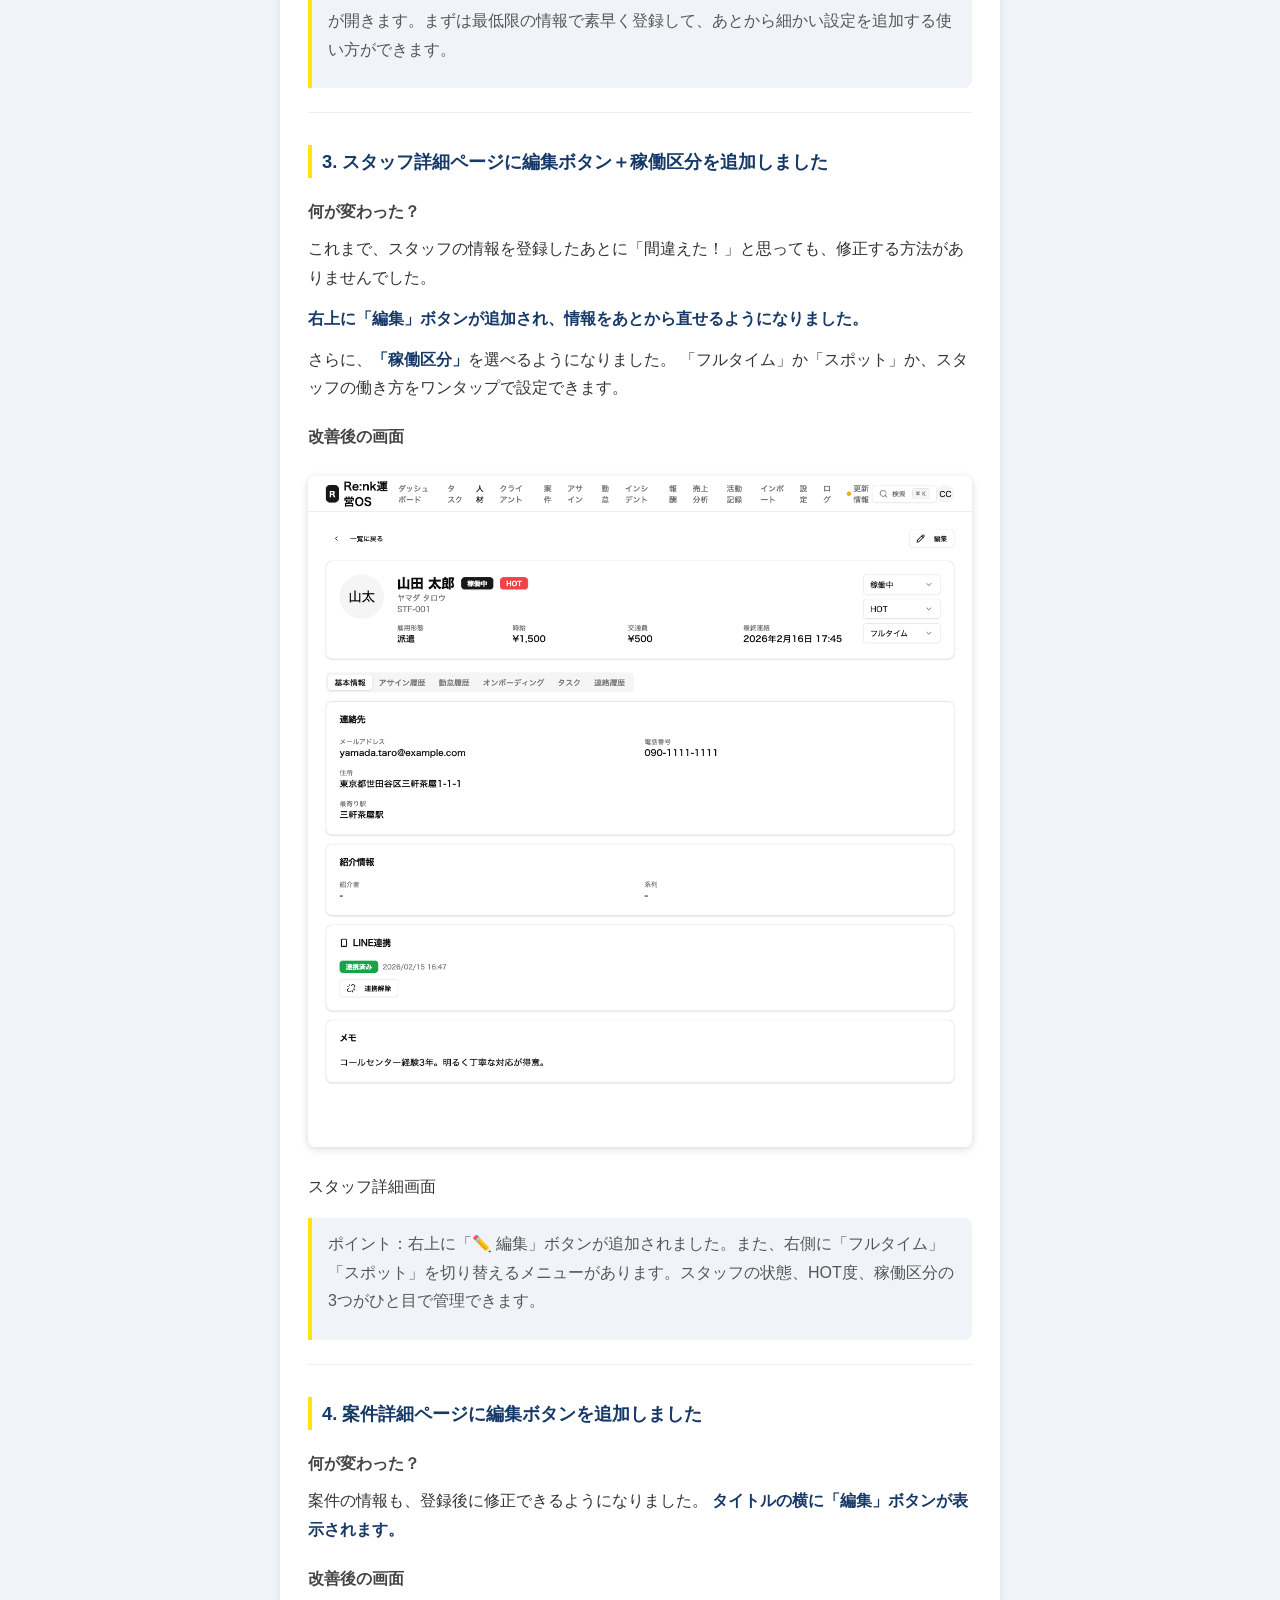
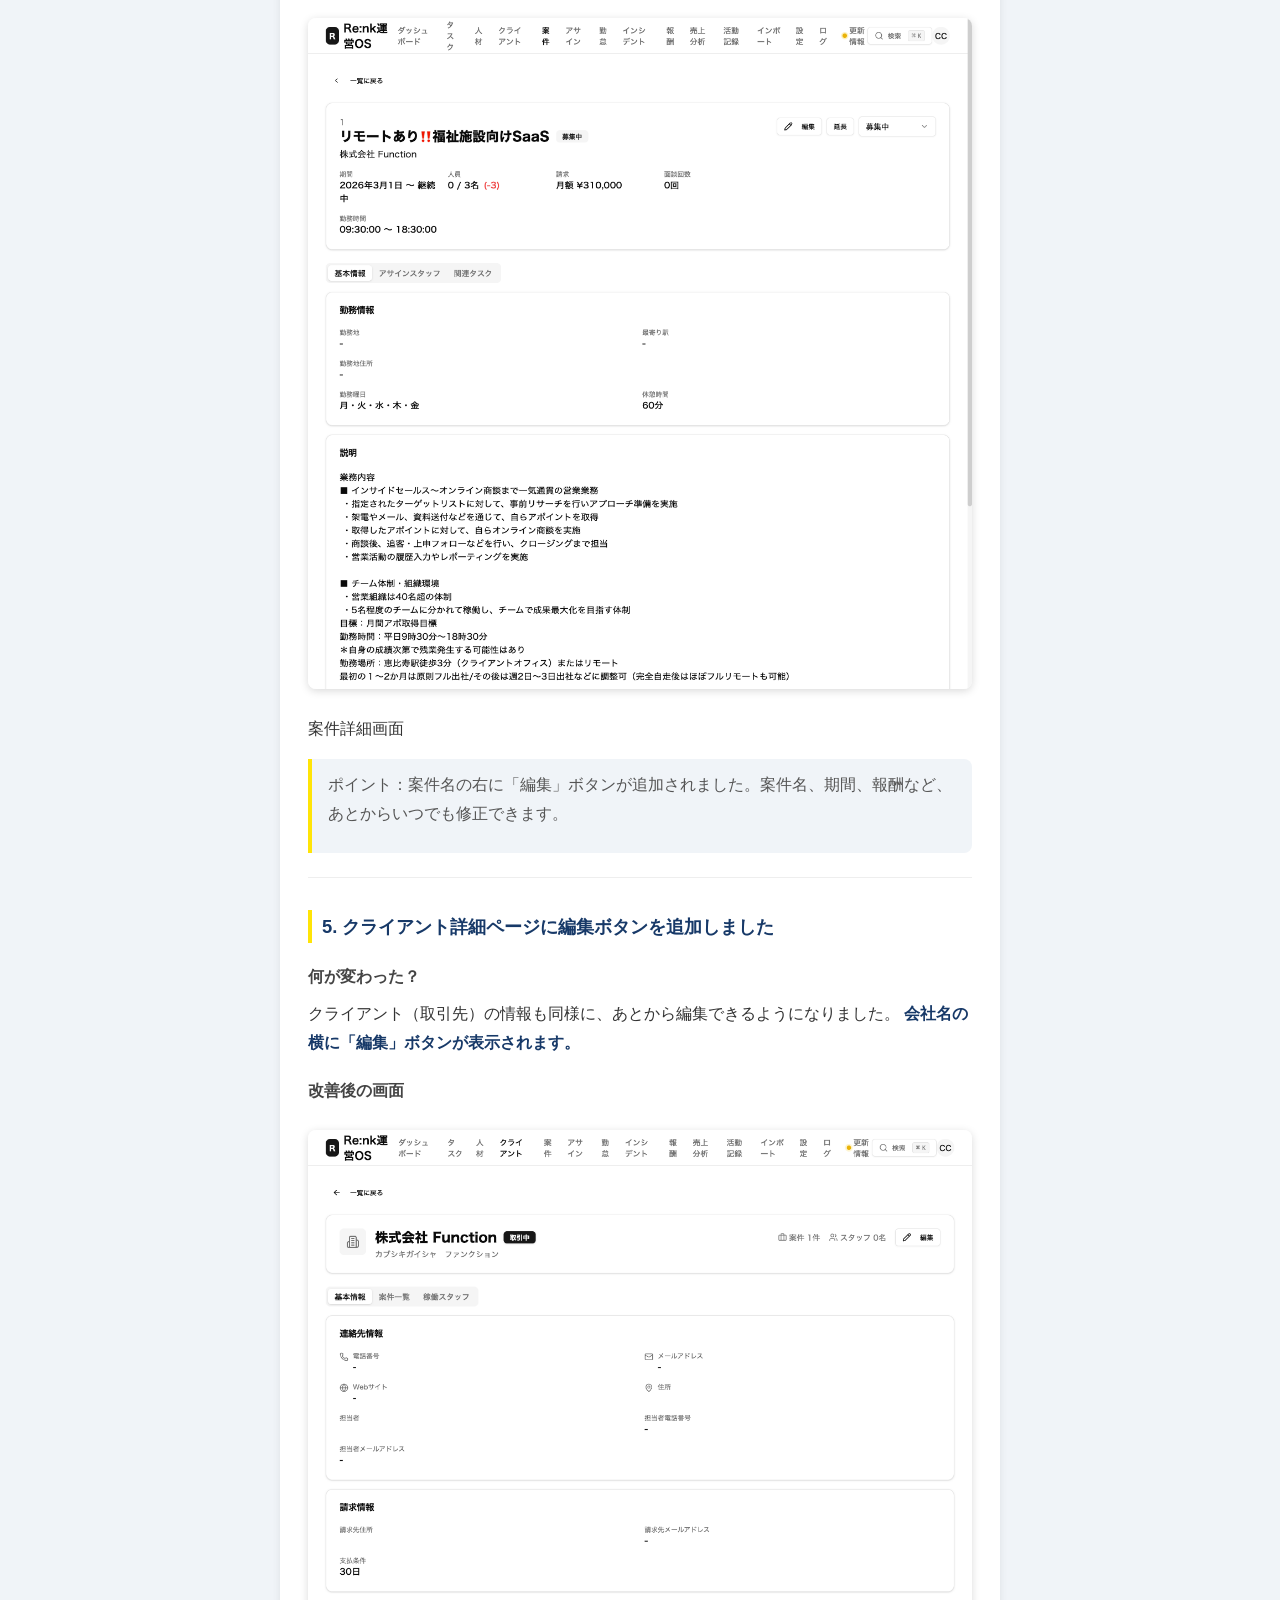
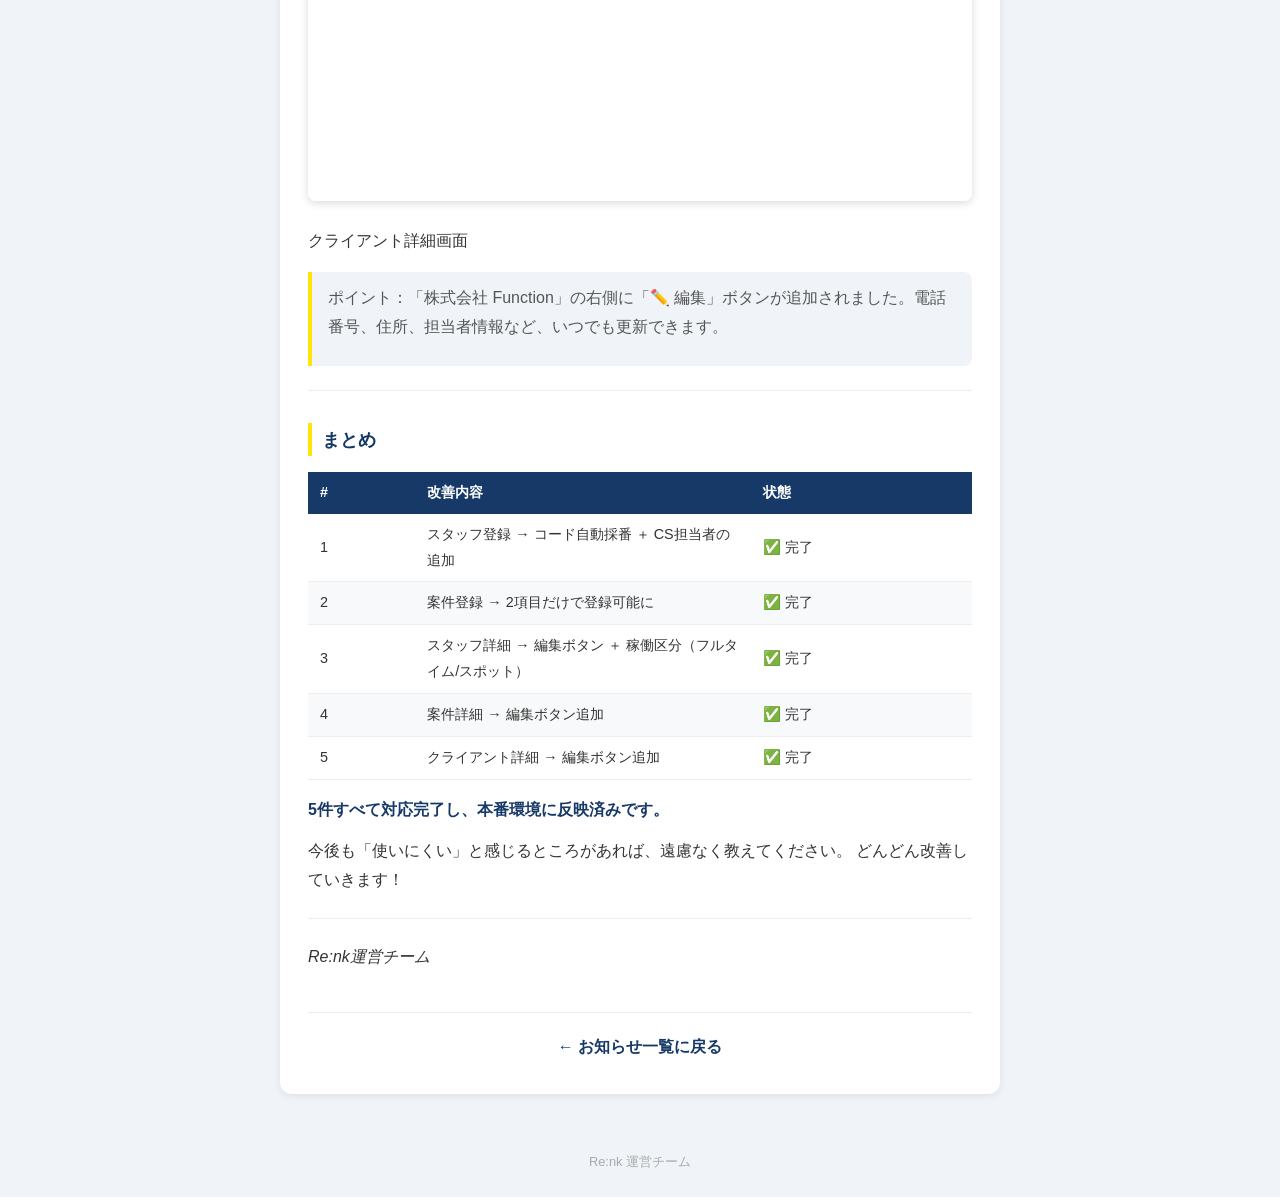
<file: 2026-02-16-urano-feedback.html>
<!DOCTYPE html>
<html lang="ja">
<head>
<meta charset="UTF-8">
<meta name="viewport" content="width=device-width, initial-scale=1.0">
<title>Re:nk お知らせ</title>
<link rel="stylesheet" href="style.css">
</head>
<body>
<header><a href="index.html">← Re:nk お知らせ一覧に戻る</a></header>
<article>
<h1
id="浦野くんのフィードバック5件を改善しました">浦野くんのフィードバック5件を改善しました</h1>
<p><strong>2026年2月16日</strong></p>
<p>こんにちは。Re:nk運営チームです。</p>
<p>スタッフの浦野くんから「ここが使いにくい」「こうしてほしい」という貴重なご意見を5つもらいました。
今回、その<strong>すべてに対応</strong>しましたので、何がどう変わったのかを画面の写真つきでお伝えします。</p>
<hr />
<h2 id="改善した5つのポイント">改善した5つのポイント</h2>
<table>
<colgroup>
<col style="width: 11%" />
<col style="width: 33%" />
<col style="width: 55%" />
</colgroup>
<thead>
<tr>
<th>#</th>
<th>改善内容</th>
<th>ひとことで言うと</th>
</tr>
</thead>
<tbody>
<tr>
<td>1</td>
<td>スタッフ登録のかんたん化</td>
<td>コード入力が不要になった</td>
</tr>
<tr>
<td>2</td>
<td>案件登録のかんたん化</td>
<td>2つ入力するだけで登録できるようになった</td>
</tr>
<tr>
<td>3</td>
<td>スタッフの情報を編集できるようになった</td>
<td>編集ボタンと稼働区分の追加</td>
</tr>
<tr>
<td>4</td>
<td>案件の情報を編集できるようになった</td>
<td>編集ボタンの追加</td>
</tr>
<tr>
<td>5</td>
<td>クライアントの情報を編集できるようになった</td>
<td>編集ボタンの追加</td>
</tr>
</tbody>
</table>
<hr />
<h2 id="スタッフ登録がかんたんになりました">1.
スタッフ登録がかんたんになりました</h2>
<h3 id="何が変わった">何が変わった？</h3>
<p>以前は「スタッフコード」（STF-001
のような番号）を自分で考えて入力する必要がありました。
<strong>これからは、番号はシステムが自動でつけてくれます。</strong>
入力欄自体がなくなりました。</p>
<p>また、<strong>「CS担当者」を選べる欄</strong>が新しく追加されました。
誰がそのスタッフを担当するのかを、登録時に設定できます。</p>
<h3 id="改善後の画面">改善後の画面</h3>
<figure>
<img src="images/urano-01-staff-create.png" alt="スタッフ登録画面" />
<figcaption aria-hidden="true">スタッフ登録画面</figcaption>
</figure>
<blockquote>
<p>ポイント：「スタッフコード」の入力欄がなくなり、代わりに「CS担当者」を選べるようになりました。名前や連絡先など必要な情報を入れるだけで、すぐに登録できます。</p>
</blockquote>
<hr />
<h2 id="案件登録がかんたんになりました">2.
案件登録がかんたんになりました</h2>
<h3 id="何が変わった-1">何が変わった？</h3>
<p>以前は案件を登録するとき、たくさんの入力欄が一度に表示されていました。
「何を入れたらいいかわからない」という声がありました。</p>
<p><strong>今は「案件名」と「クライアント」の2つだけ入力すれば登録できます。</strong></p>
<p>細かい設定（勤務時間、報酬、業務内容など）は「詳細設定」という折りたたみの中にまとめました。
必要なときだけ開いて入力できます。</p>
<h3 id="改善後の画面-1">改善後の画面</h3>
<figure>
<img src="images/urano-02-project-create.png" alt="案件登録画面" />
<figcaption aria-hidden="true">案件登録画面</figcaption>
</figure>
<blockquote>
<p>ポイント：入力欄がたったの2つ。「詳細設定（任意）」をタップすると、追加の設定が開きます。まずは最低限の情報で素早く登録して、あとから細かい設定を追加する使い方ができます。</p>
</blockquote>
<hr />
<h2 id="スタッフ詳細ページに編集ボタン稼働区分を追加しました">3.
スタッフ詳細ページに編集ボタン＋稼働区分を追加しました</h2>
<h3 id="何が変わった-2">何が変わった？</h3>
<p>これまで、スタッフの情報を登録したあとに「間違えた！」と思っても、修正する方法がありませんでした。</p>
<p><strong>右上に「編集」ボタンが追加され、情報をあとから直せるようになりました。</strong></p>
<p>さらに、<strong>「稼働区分」</strong>を選べるようになりました。
「フルタイム」か「スポット」か、スタッフの働き方をワンタップで設定できます。</p>
<h3 id="改善後の画面-2">改善後の画面</h3>
<figure>
<img src="images/urano-03-staff-detail.png" alt="スタッフ詳細画面" />
<figcaption aria-hidden="true">スタッフ詳細画面</figcaption>
</figure>
<blockquote>
<p>ポイント：右上に「✏️
編集」ボタンが追加されました。また、右側に「フルタイム」「スポット」を切り替えるメニューがあります。スタッフの状態、HOT度、稼働区分の3つがひと目で管理できます。</p>
</blockquote>
<hr />
<h2 id="案件詳細ページに編集ボタンを追加しました">4.
案件詳細ページに編集ボタンを追加しました</h2>
<h3 id="何が変わった-3">何が変わった？</h3>
<p>案件の情報も、登録後に修正できるようになりました。
<strong>タイトルの横に「編集」ボタンが表示されます。</strong></p>
<h3 id="改善後の画面-3">改善後の画面</h3>
<figure>
<img src="images/urano-04-project-detail.png" alt="案件詳細画面" />
<figcaption aria-hidden="true">案件詳細画面</figcaption>
</figure>
<blockquote>
<p>ポイント：案件名の右に「編集」ボタンが追加されました。案件名、期間、報酬など、あとからいつでも修正できます。</p>
</blockquote>
<hr />
<h2 id="クライアント詳細ページに編集ボタンを追加しました">5.
クライアント詳細ページに編集ボタンを追加しました</h2>
<h3 id="何が変わった-4">何が変わった？</h3>
<p>クライアント（取引先）の情報も同様に、あとから編集できるようになりました。
<strong>会社名の横に「編集」ボタンが表示されます。</strong></p>
<h3 id="改善後の画面-4">改善後の画面</h3>
<figure>
<img src="images/urano-05-client-detail.png"
alt="クライアント詳細画面" />
<figcaption aria-hidden="true">クライアント詳細画面</figcaption>
</figure>
<blockquote>
<p>ポイント：「株式会社 Function」の右側に「✏️
編集」ボタンが追加されました。電話番号、住所、担当者情報など、いつでも更新できます。</p>
</blockquote>
<hr />
<h2 id="まとめ">まとめ</h2>
<table>
<colgroup>
<col style="width: 16%" />
<col style="width: 50%" />
<col style="width: 33%" />
</colgroup>
<thead>
<tr>
<th>#</th>
<th>改善内容</th>
<th>状態</th>
</tr>
</thead>
<tbody>
<tr>
<td>1</td>
<td>スタッフ登録 → コード自動採番 ＋ CS担当者の追加</td>
<td>✅ 完了</td>
</tr>
<tr>
<td>2</td>
<td>案件登録 → 2項目だけで登録可能に</td>
<td>✅ 完了</td>
</tr>
<tr>
<td>3</td>
<td>スタッフ詳細 → 編集ボタン ＋ 稼働区分（フルタイム/スポット）</td>
<td>✅ 完了</td>
</tr>
<tr>
<td>4</td>
<td>案件詳細 → 編集ボタン追加</td>
<td>✅ 完了</td>
</tr>
<tr>
<td>5</td>
<td>クライアント詳細 → 編集ボタン追加</td>
<td>✅ 完了</td>
</tr>
</tbody>
</table>
<p><strong>5件すべて対応完了し、本番環境に反映済みです。</strong></p>
<p>今後も「使いにくい」と感じるところがあれば、遠慮なく教えてください。
どんどん改善していきます！</p>
<hr />
<p><em>Re:nk運営チーム</em></p>
<div class="back-link"><a href="index.html">← お知らせ一覧に戻る</a></div>
</article>
<footer>Re:nk 運営チーム</footer>
</body>
</html>
</file>
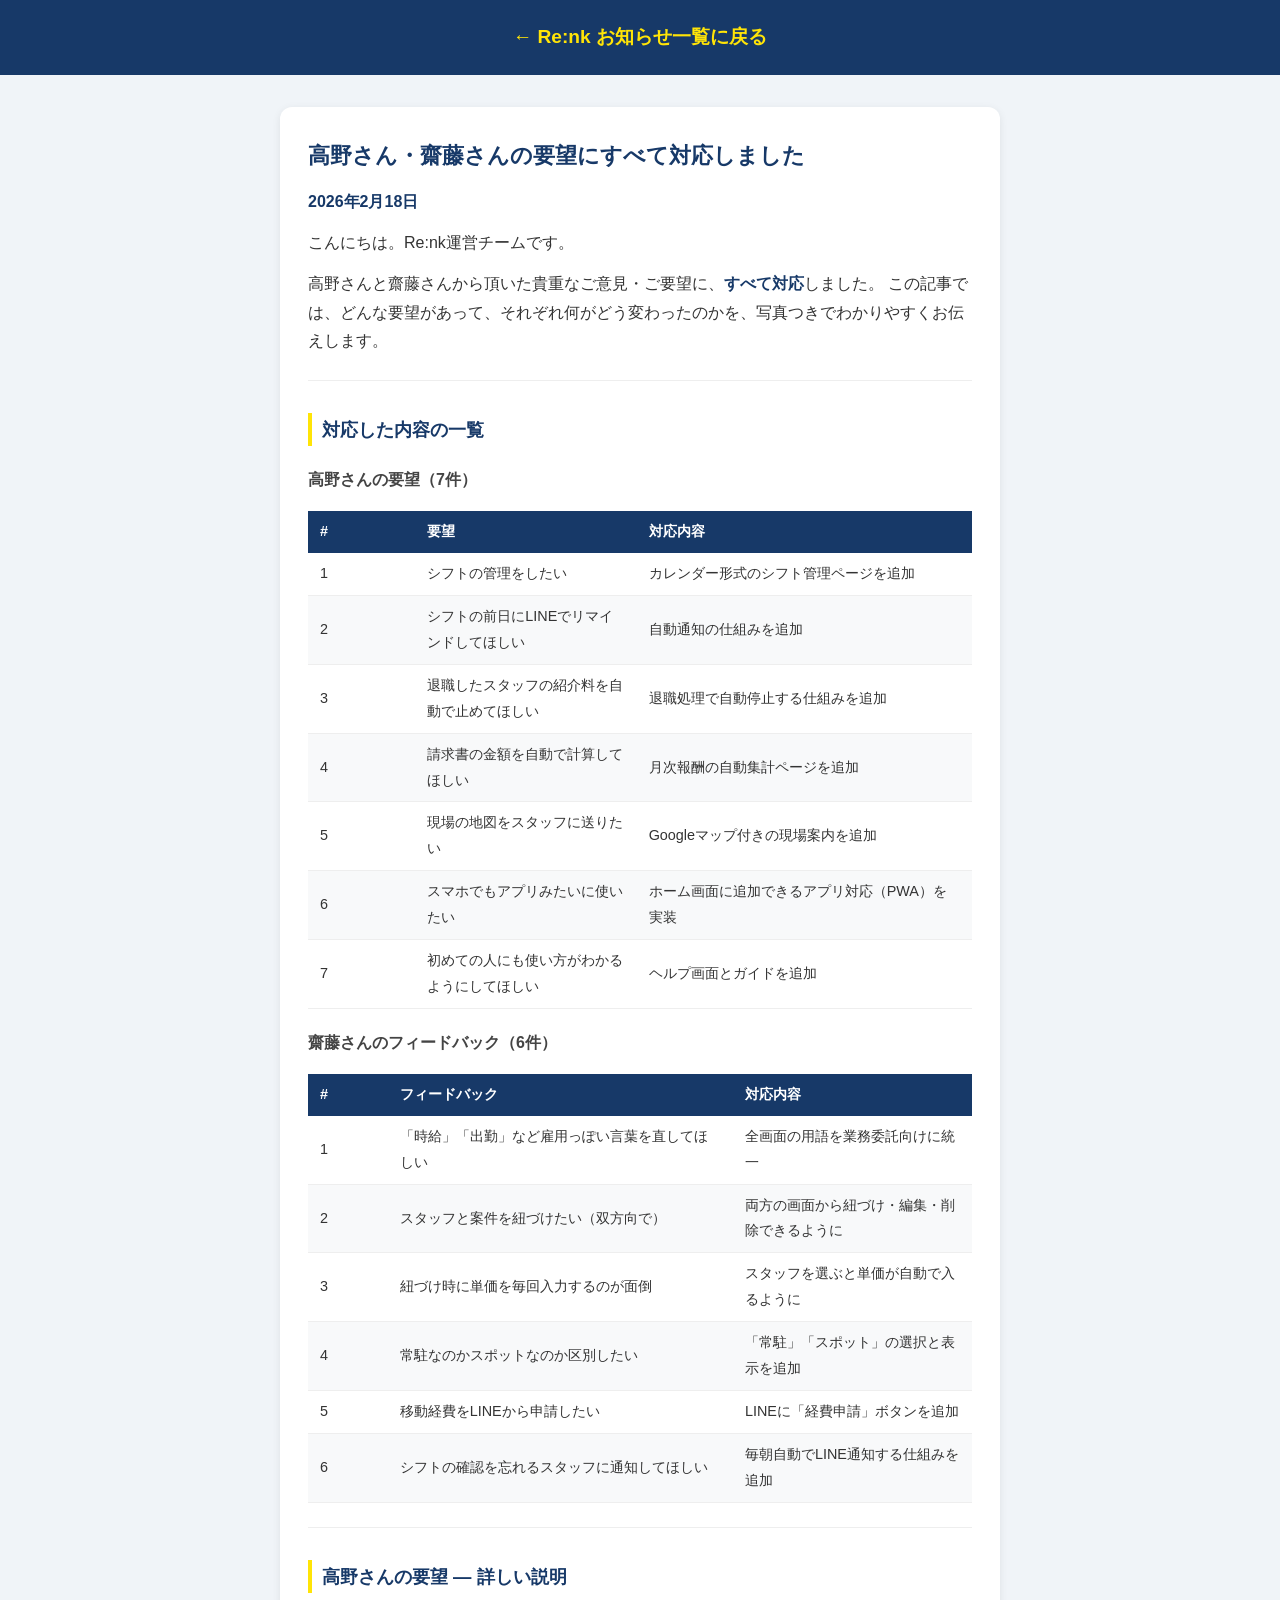
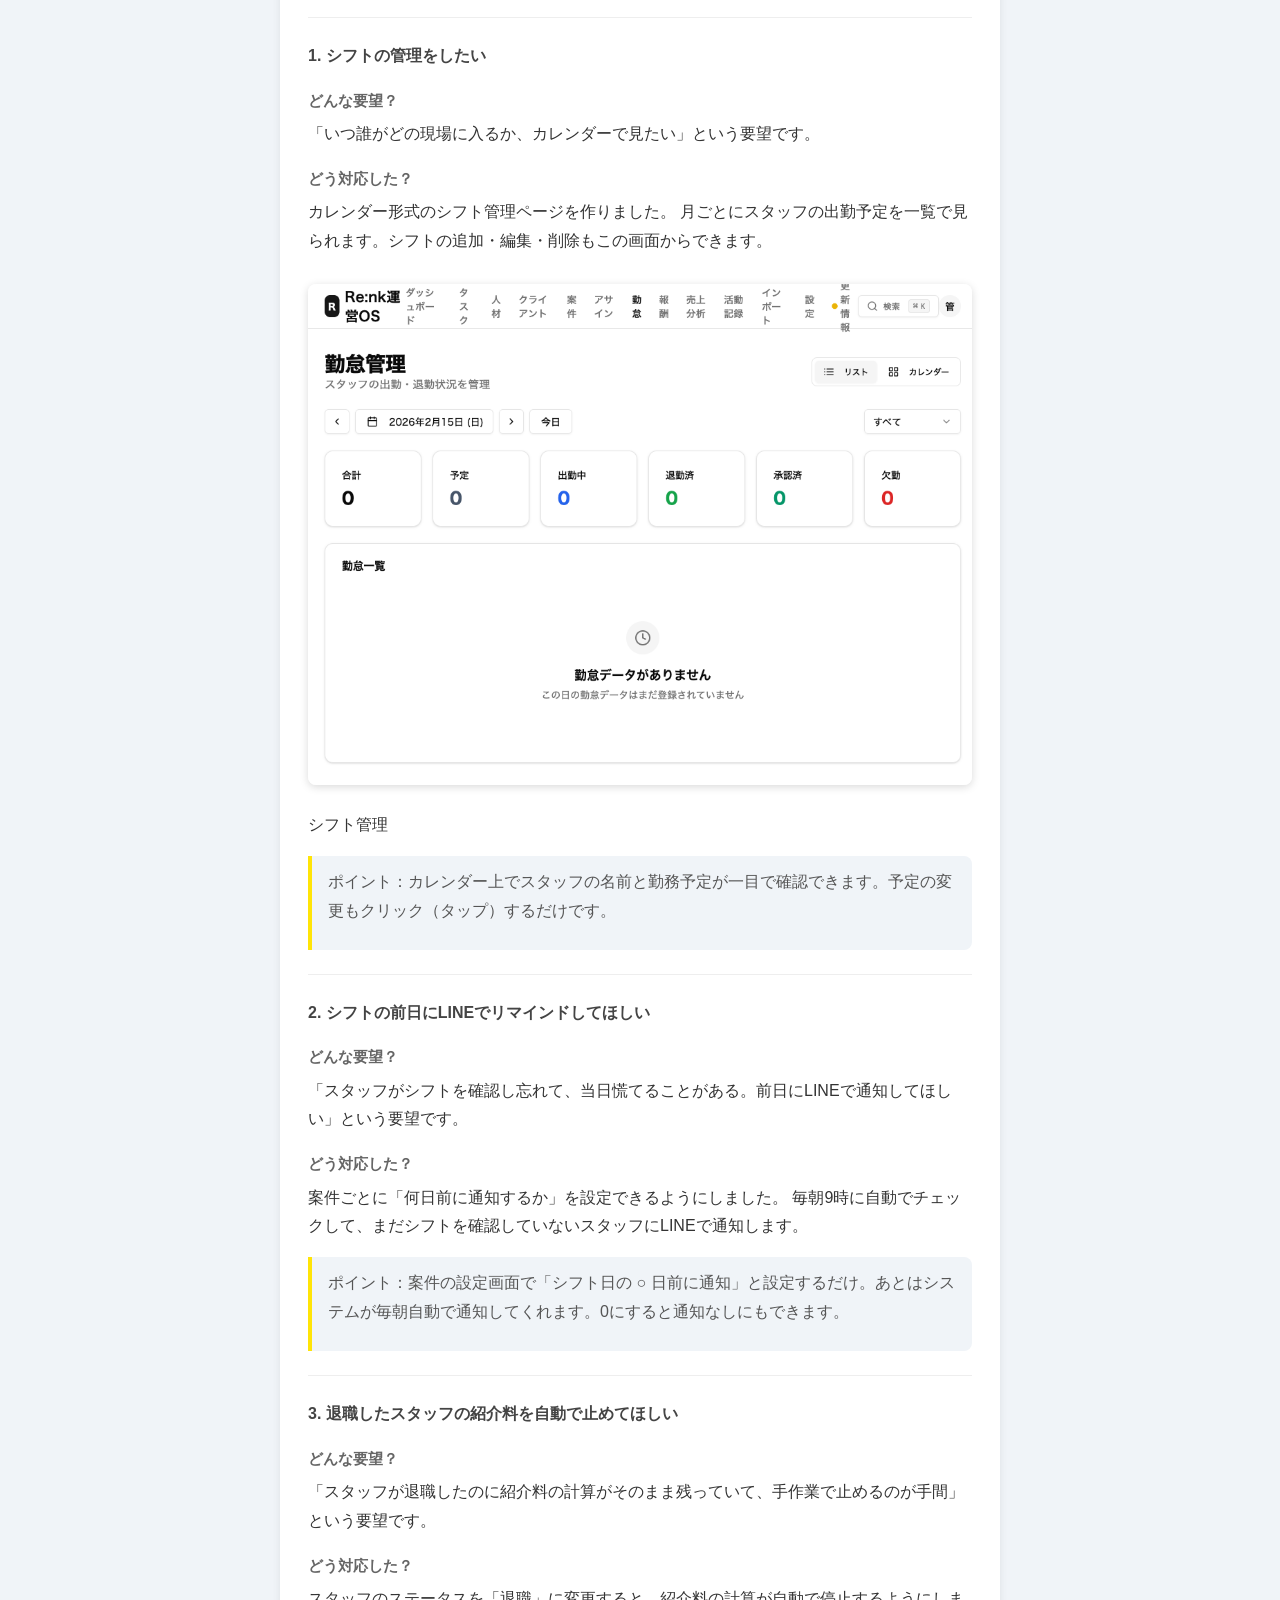
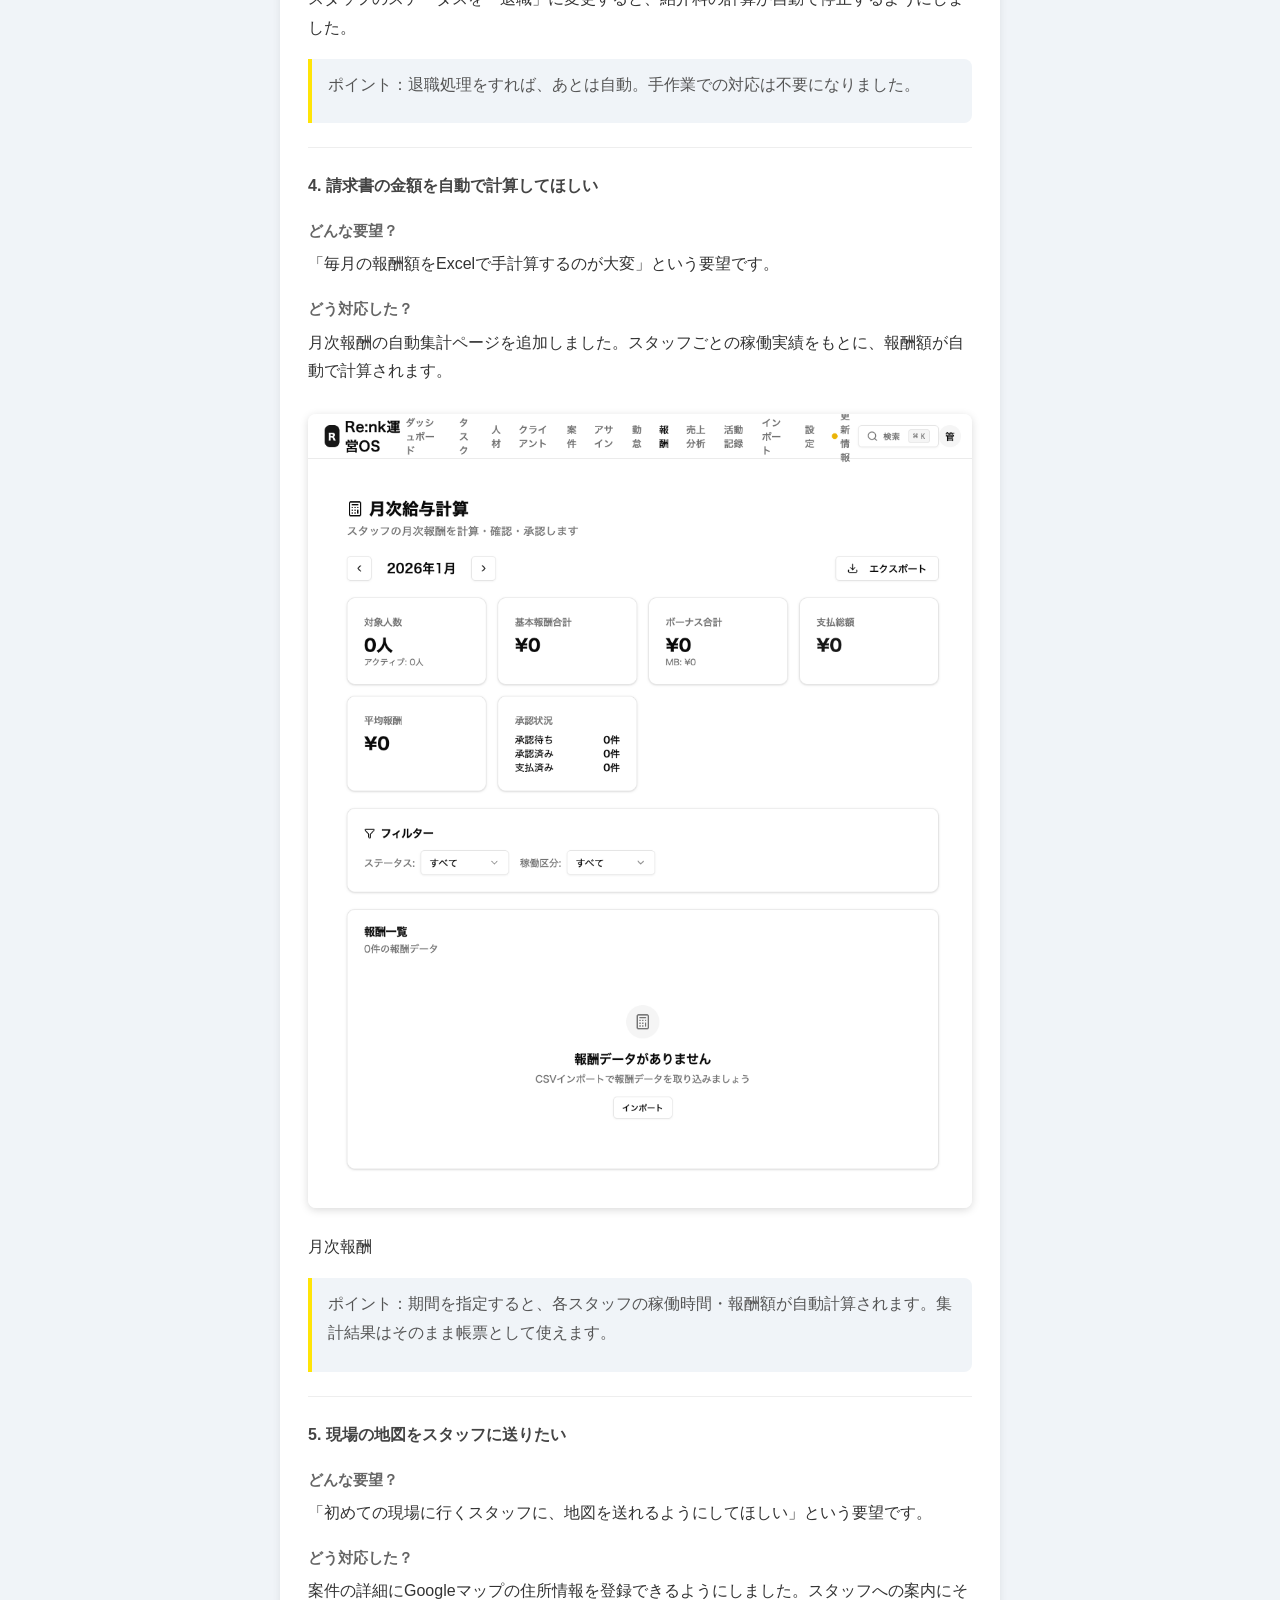
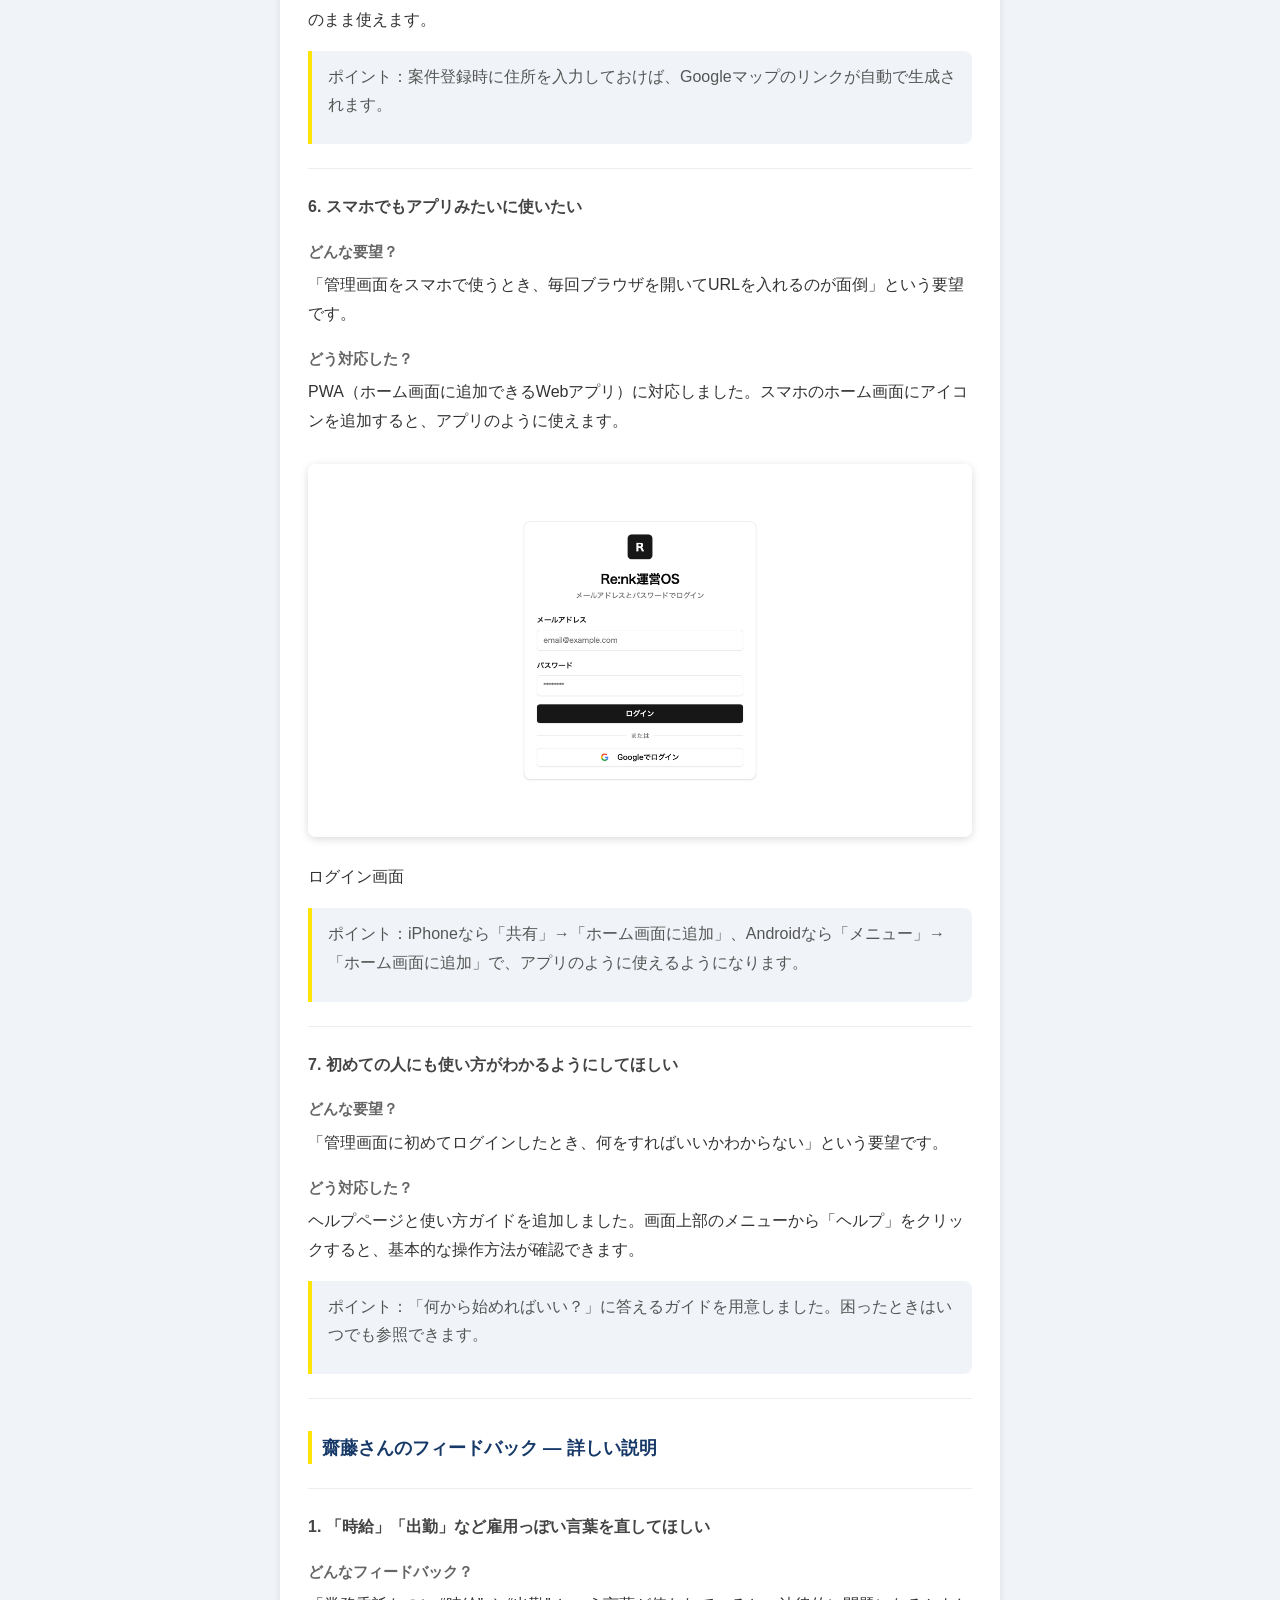
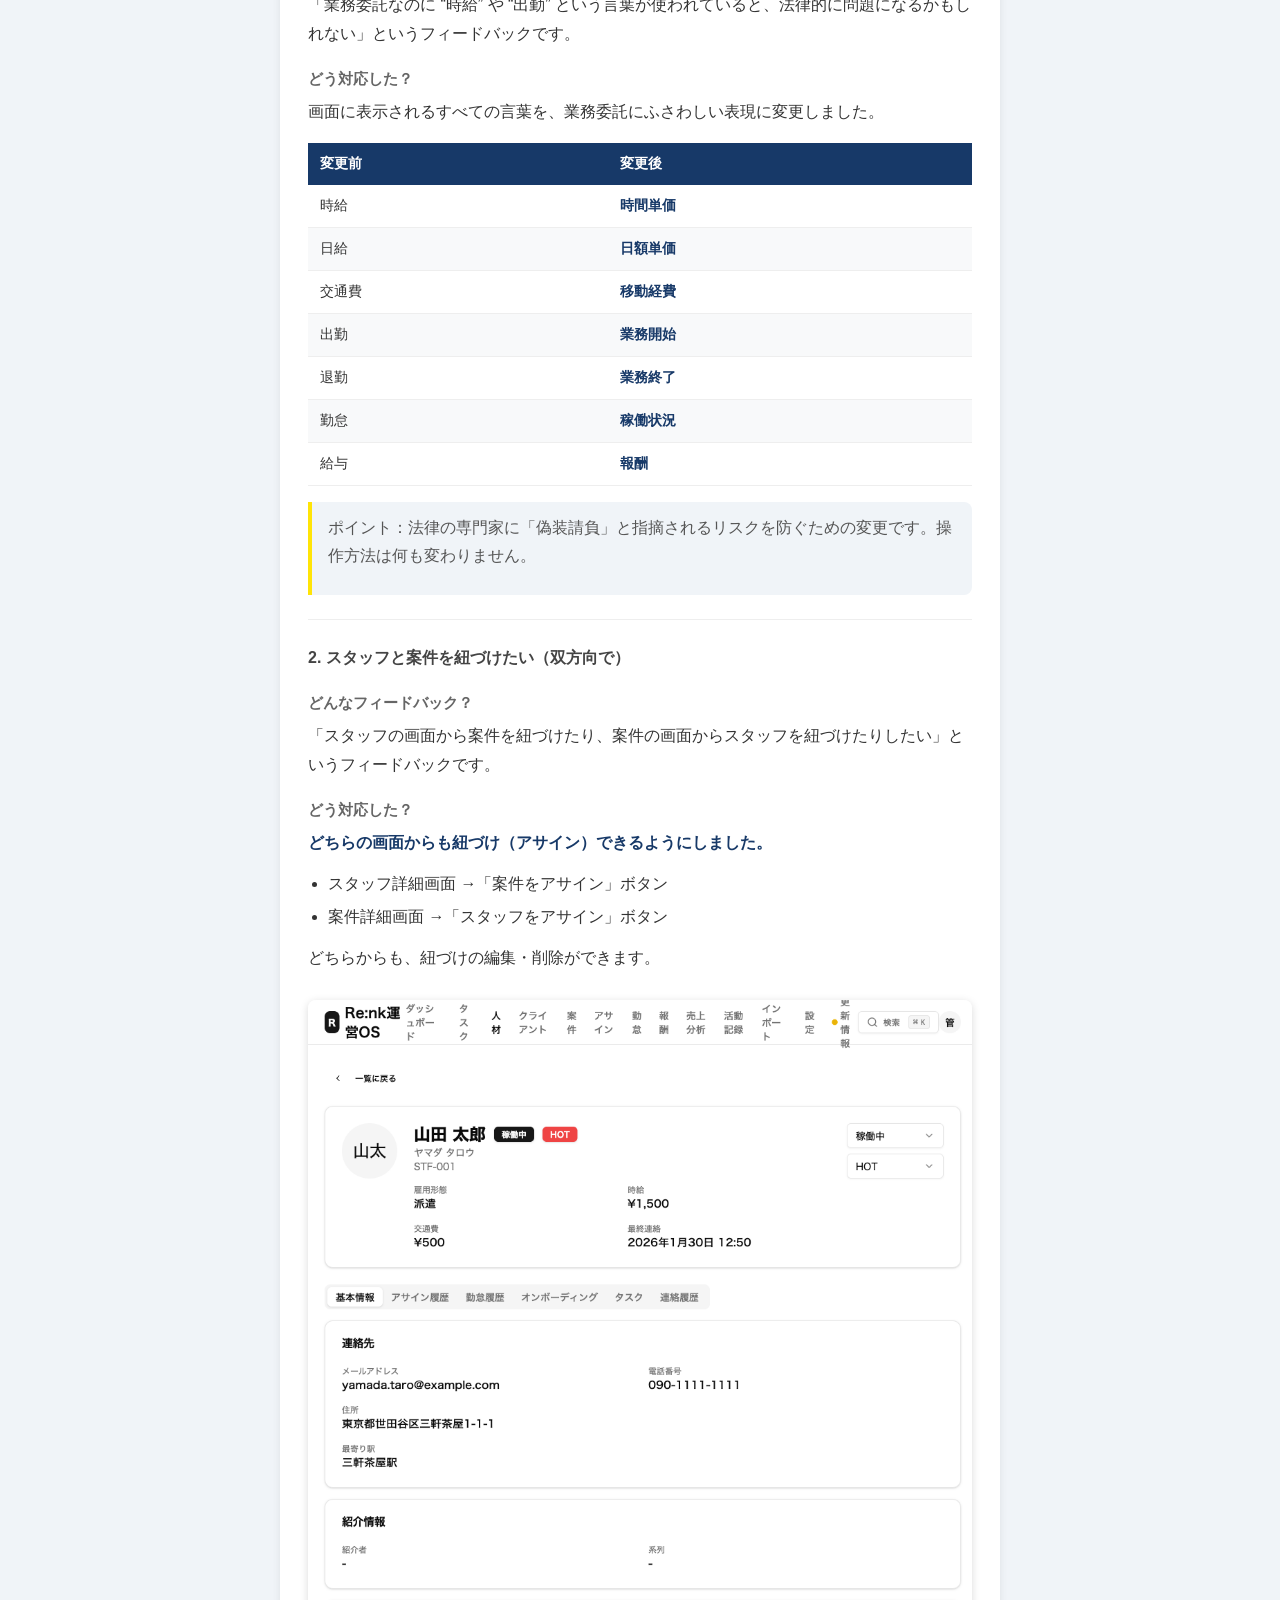
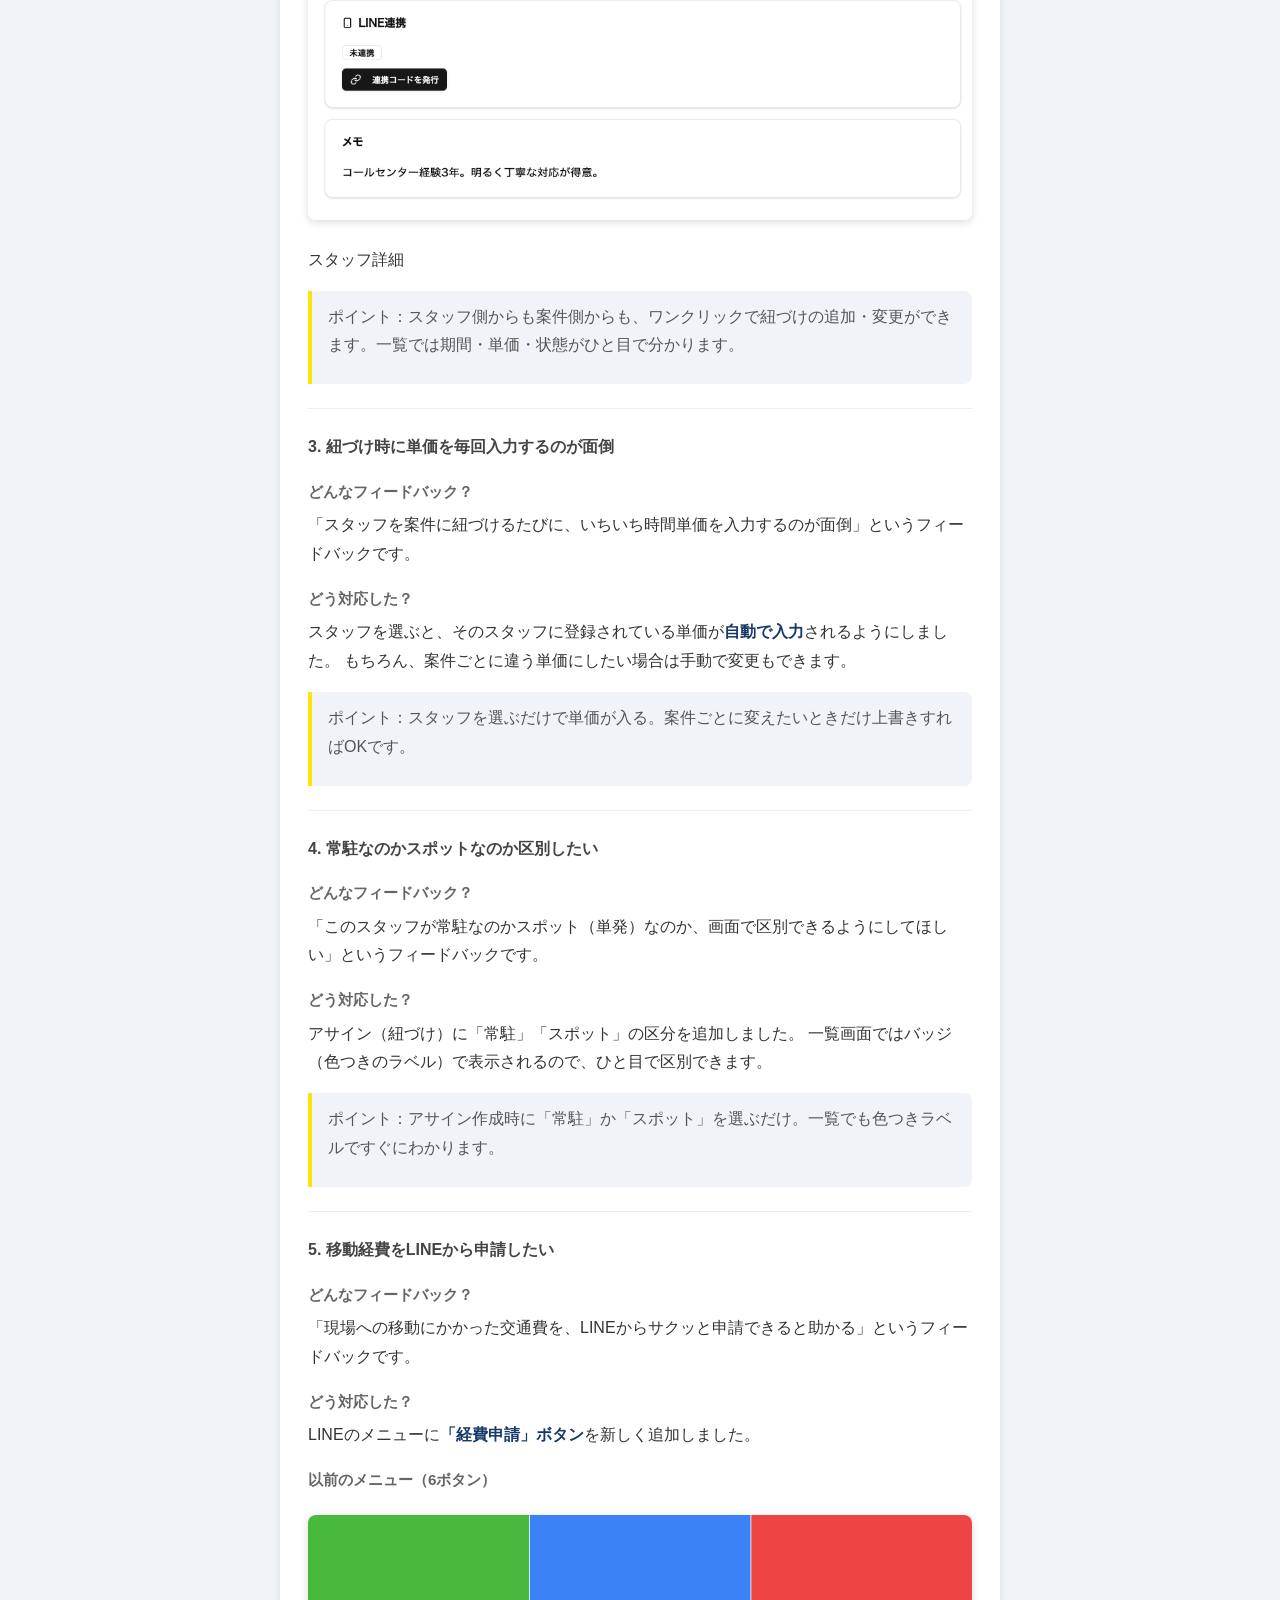
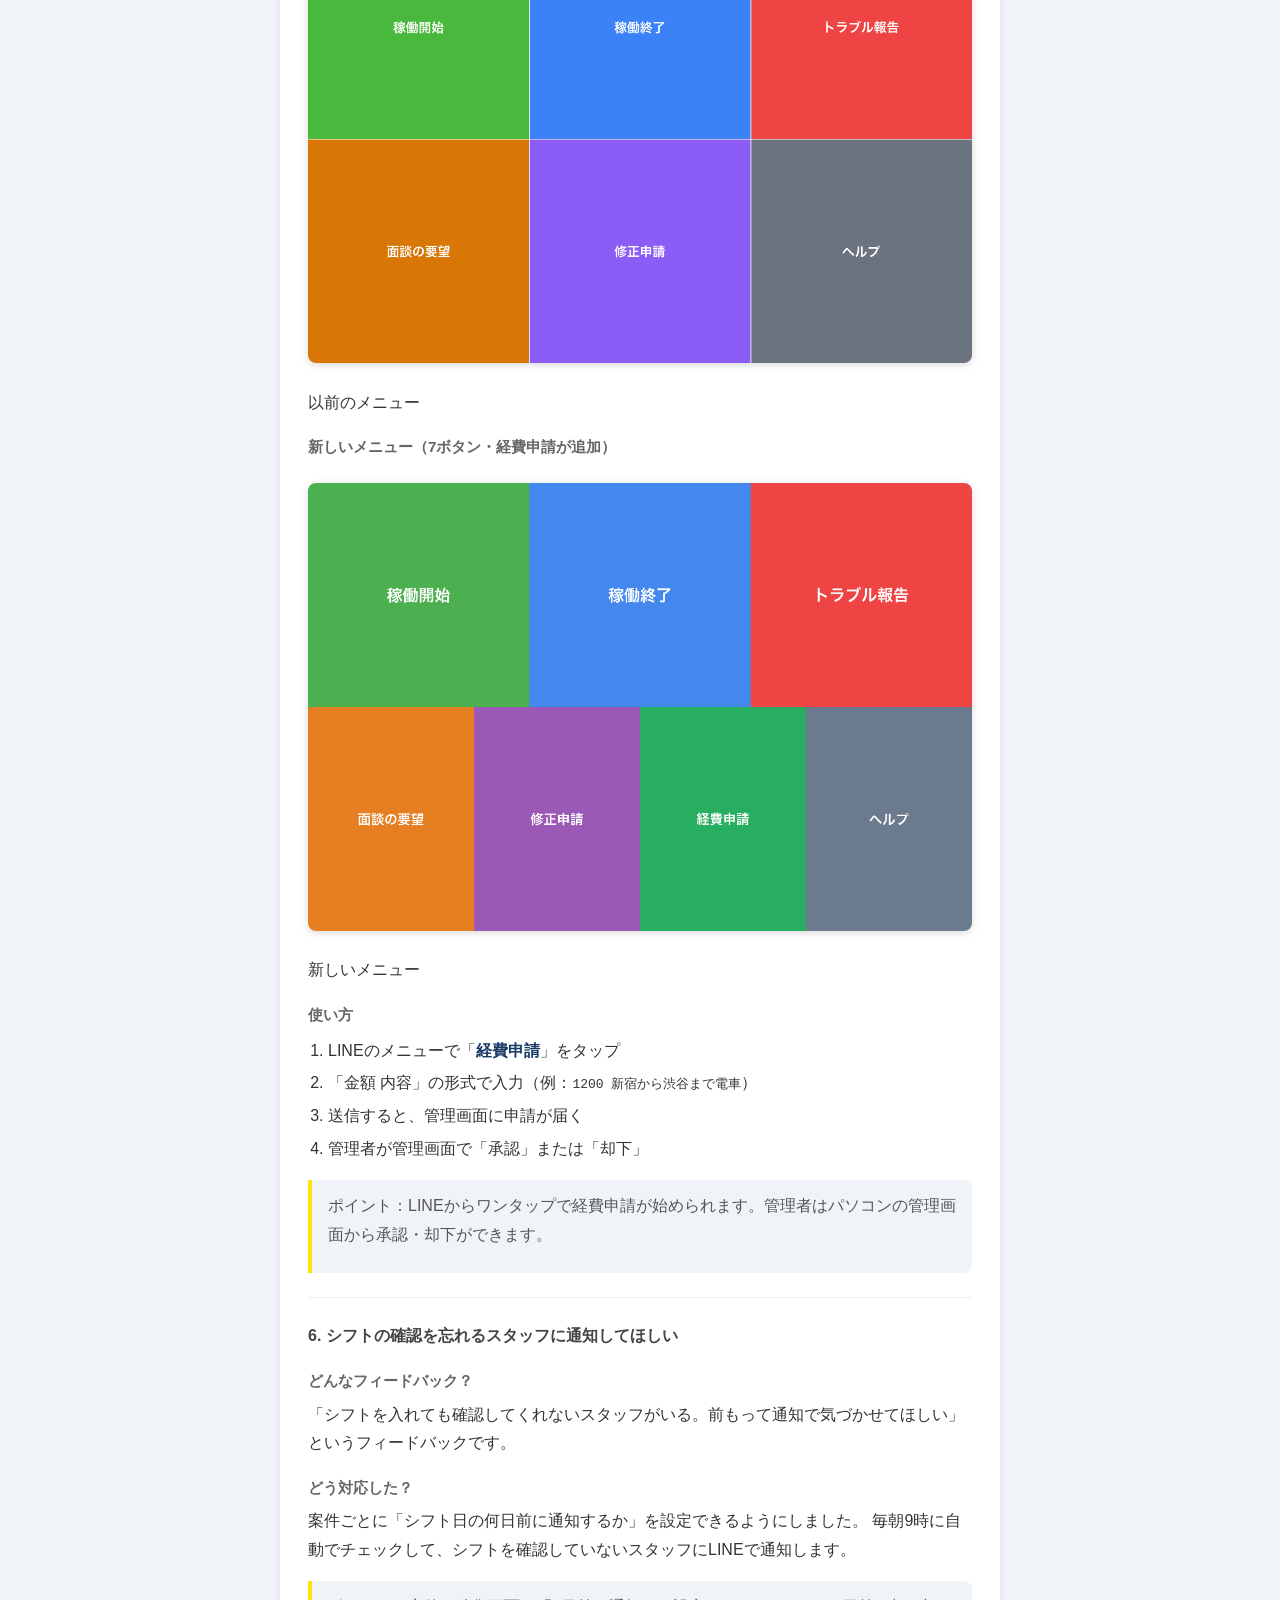
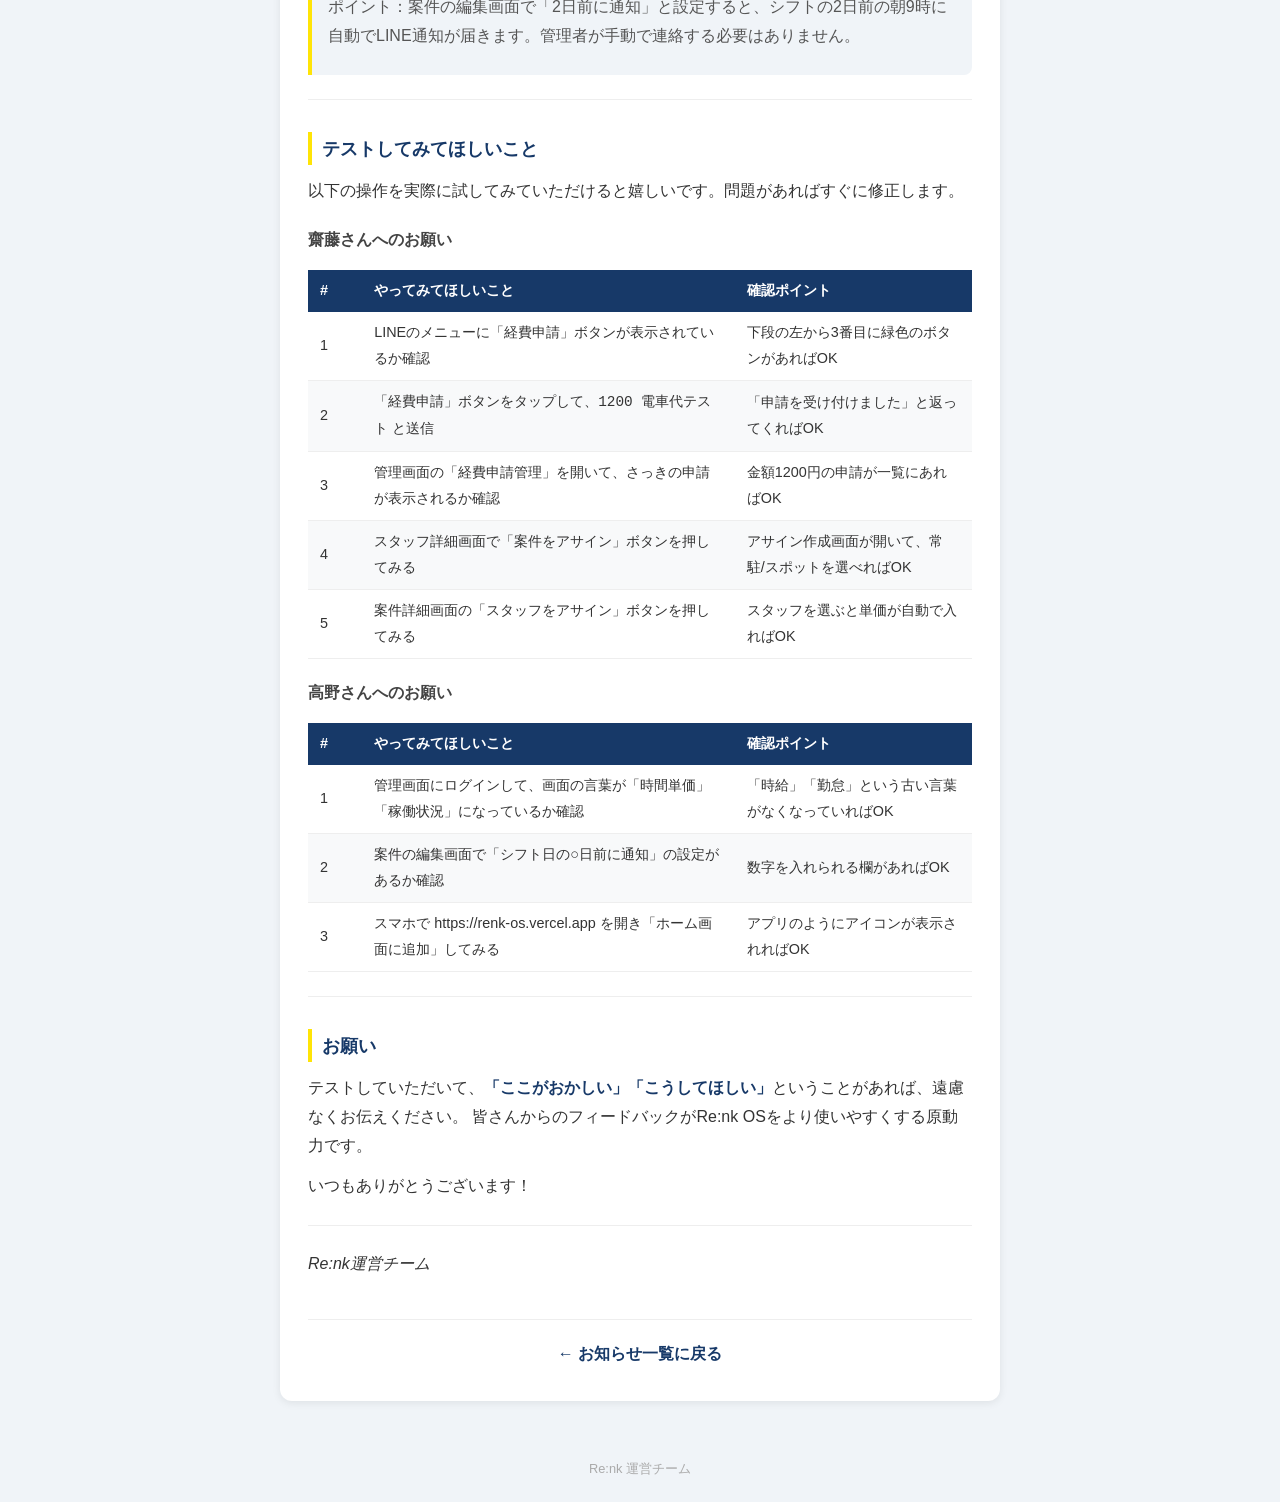
<file: 2026-02-18-saito-takano-feedback.html>
<!DOCTYPE html>
<html lang="ja">
<head>
<meta charset="UTF-8">
<meta name="viewport" content="width=device-width, initial-scale=1.0">
<title>Re:nk お知らせ</title>
<link rel="stylesheet" href="style.css">
</head>
<body>
<header><a href="index.html">← Re:nk お知らせ一覧に戻る</a></header>
<article>
<h1
id="高野さん齋藤さんの要望にすべて対応しました">高野さん・齋藤さんの要望にすべて対応しました</h1>
<p><strong>2026年2月18日</strong></p>
<p>こんにちは。Re:nk運営チームです。</p>
<p>高野さんと齋藤さんから頂いた貴重なご意見・ご要望に、<strong>すべて対応</strong>しました。
この記事では、どんな要望があって、それぞれ何がどう変わったのかを、写真つきでわかりやすくお伝えします。</p>
<hr />
<h2 id="対応した内容の一覧">対応した内容の一覧</h2>
<h3 id="高野さんの要望7件">高野さんの要望（7件）</h3>
<table>
<colgroup>
<col style="width: 16%" />
<col style="width: 33%" />
<col style="width: 50%" />
</colgroup>
<thead>
<tr>
<th>#</th>
<th>要望</th>
<th>対応内容</th>
</tr>
</thead>
<tbody>
<tr>
<td>1</td>
<td>シフトの管理をしたい</td>
<td>カレンダー形式のシフト管理ページを追加</td>
</tr>
<tr>
<td>2</td>
<td>シフトの前日にLINEでリマインドしてほしい</td>
<td>自動通知の仕組みを追加</td>
</tr>
<tr>
<td>3</td>
<td>退職したスタッフの紹介料を自動で止めてほしい</td>
<td>退職処理で自動停止する仕組みを追加</td>
</tr>
<tr>
<td>4</td>
<td>請求書の金額を自動で計算してほしい</td>
<td>月次報酬の自動集計ページを追加</td>
</tr>
<tr>
<td>5</td>
<td>現場の地図をスタッフに送りたい</td>
<td>Googleマップ付きの現場案内を追加</td>
</tr>
<tr>
<td>6</td>
<td>スマホでもアプリみたいに使いたい</td>
<td>ホーム画面に追加できるアプリ対応（PWA）を実装</td>
</tr>
<tr>
<td>7</td>
<td>初めての人にも使い方がわかるようにしてほしい</td>
<td>ヘルプ画面とガイドを追加</td>
</tr>
</tbody>
</table>
<h3
id="齋藤さんのフィードバック6件">齋藤さんのフィードバック（6件）</h3>
<table>
<colgroup>
<col style="width: 12%" />
<col style="width: 52%" />
<col style="width: 36%" />
</colgroup>
<thead>
<tr>
<th>#</th>
<th>フィードバック</th>
<th>対応内容</th>
</tr>
</thead>
<tbody>
<tr>
<td>1</td>
<td>「時給」「出勤」など雇用っぽい言葉を直してほしい</td>
<td>全画面の用語を業務委託向けに統一</td>
</tr>
<tr>
<td>2</td>
<td>スタッフと案件を紐づけたい（双方向で）</td>
<td>両方の画面から紐づけ・編集・削除できるように</td>
</tr>
<tr>
<td>3</td>
<td>紐づけ時に単価を毎回入力するのが面倒</td>
<td>スタッフを選ぶと単価が自動で入るように</td>
</tr>
<tr>
<td>4</td>
<td>常駐なのかスポットなのか区別したい</td>
<td>「常駐」「スポット」の選択と表示を追加</td>
</tr>
<tr>
<td>5</td>
<td>移動経費をLINEから申請したい</td>
<td>LINEに「経費申請」ボタンを追加</td>
</tr>
<tr>
<td>6</td>
<td>シフトの確認を忘れるスタッフに通知してほしい</td>
<td>毎朝自動でLINE通知する仕組みを追加</td>
</tr>
</tbody>
</table>
<hr />
<h2 id="高野さんの要望-詳しい説明">高野さんの要望 — 詳しい説明</h2>
<hr />
<h3 id="シフトの管理をしたい">1. シフトの管理をしたい</h3>
<h4 id="どんな要望">どんな要望？</h4>
<p>「いつ誰がどの現場に入るか、カレンダーで見たい」という要望です。</p>
<h4 id="どう対応した">どう対応した？</h4>
<p>カレンダー形式のシフト管理ページを作りました。
月ごとにスタッフの出勤予定を一覧で見られます。シフトの追加・編集・削除もこの画面からできます。</p>
<figure>
<img src="images/11-attendance.png" alt="シフト管理" />
<figcaption aria-hidden="true">シフト管理</figcaption>
</figure>
<blockquote>
<p>ポイント：カレンダー上でスタッフの名前と勤務予定が一目で確認できます。予定の変更もクリック（タップ）するだけです。</p>
</blockquote>
<hr />
<h3 id="シフトの前日にlineでリマインドしてほしい">2.
シフトの前日にLINEでリマインドしてほしい</h3>
<h4 id="どんな要望-1">どんな要望？</h4>
<p>「スタッフがシフトを確認し忘れて、当日慌てることがある。前日にLINEで通知してほしい」という要望です。</p>
<h4 id="どう対応した-1">どう対応した？</h4>
<p>案件ごとに「何日前に通知するか」を設定できるようにしました。
毎朝9時に自動でチェックして、まだシフトを確認していないスタッフにLINEで通知します。</p>
<blockquote>
<p>ポイント：案件の設定画面で「シフト日の ○
日前に通知」と設定するだけ。あとはシステムが毎朝自動で通知してくれます。0にすると通知なしにもできます。</p>
</blockquote>
<hr />
<h3 id="退職したスタッフの紹介料を自動で止めてほしい">3.
退職したスタッフの紹介料を自動で止めてほしい</h3>
<h4 id="どんな要望-2">どんな要望？</h4>
<p>「スタッフが退職したのに紹介料の計算がそのまま残っていて、手作業で止めるのが手間」という要望です。</p>
<h4 id="どう対応した-2">どう対応した？</h4>
<p>スタッフのステータスを「退職」に変更すると、紹介料の計算が自動で停止するようにしました。</p>
<blockquote>
<p>ポイント：退職処理をすれば、あとは自動。手作業での対応は不要になりました。</p>
</blockquote>
<hr />
<h3 id="請求書の金額を自動で計算してほしい">4.
請求書の金額を自動で計算してほしい</h3>
<h4 id="どんな要望-3">どんな要望？</h4>
<p>「毎月の報酬額をExcelで手計算するのが大変」という要望です。</p>
<h4 id="どう対応した-3">どう対応した？</h4>
<p>月次報酬の自動集計ページを追加しました。スタッフごとの稼働実績をもとに、報酬額が自動で計算されます。</p>
<figure>
<img src="images/12-payroll.png" alt="月次報酬" />
<figcaption aria-hidden="true">月次報酬</figcaption>
</figure>
<blockquote>
<p>ポイント：期間を指定すると、各スタッフの稼働時間・報酬額が自動計算されます。集計結果はそのまま帳票として使えます。</p>
</blockquote>
<hr />
<h3 id="現場の地図をスタッフに送りたい">5.
現場の地図をスタッフに送りたい</h3>
<h4 id="どんな要望-4">どんな要望？</h4>
<p>「初めての現場に行くスタッフに、地図を送れるようにしてほしい」という要望です。</p>
<h4 id="どう対応した-4">どう対応した？</h4>
<p>案件の詳細にGoogleマップの住所情報を登録できるようにしました。スタッフへの案内にそのまま使えます。</p>
<blockquote>
<p>ポイント：案件登録時に住所を入力しておけば、Googleマップのリンクが自動で生成されます。</p>
</blockquote>
<hr />
<h3 id="スマホでもアプリみたいに使いたい">6.
スマホでもアプリみたいに使いたい</h3>
<h4 id="どんな要望-5">どんな要望？</h4>
<p>「管理画面をスマホで使うとき、毎回ブラウザを開いてURLを入れるのが面倒」という要望です。</p>
<h4 id="どう対応した-5">どう対応した？</h4>
<p>PWA（ホーム画面に追加できるWebアプリ）に対応しました。スマホのホーム画面にアイコンを追加すると、アプリのように使えます。</p>
<figure>
<img src="images/saito-login.png" alt="ログイン画面" />
<figcaption aria-hidden="true">ログイン画面</figcaption>
</figure>
<blockquote>
<p>ポイント：iPhoneなら「共有」→「ホーム画面に追加」、Androidなら「メニュー」→「ホーム画面に追加」で、アプリのように使えるようになります。</p>
</blockquote>
<hr />
<h3 id="初めての人にも使い方がわかるようにしてほしい">7.
初めての人にも使い方がわかるようにしてほしい</h3>
<h4 id="どんな要望-6">どんな要望？</h4>
<p>「管理画面に初めてログインしたとき、何をすればいいかわからない」という要望です。</p>
<h4 id="どう対応した-6">どう対応した？</h4>
<p>ヘルプページと使い方ガイドを追加しました。画面上部のメニューから「ヘルプ」をクリックすると、基本的な操作方法が確認できます。</p>
<blockquote>
<p>ポイント：「何から始めればいい？」に答えるガイドを用意しました。困ったときはいつでも参照できます。</p>
</blockquote>
<hr />
<h2 id="齋藤さんのフィードバック-詳しい説明">齋藤さんのフィードバック —
詳しい説明</h2>
<hr />
<h3 id="時給出勤など雇用っぽい言葉を直してほしい">1.
「時給」「出勤」など雇用っぽい言葉を直してほしい</h3>
<h4 id="どんなフィードバック">どんなフィードバック？</h4>
<p>「業務委託なのに “時給” や “出勤”
という言葉が使われていると、法律的に問題になるかもしれない」というフィードバックです。</p>
<h4 id="どう対応した-7">どう対応した？</h4>
<p>画面に表示されるすべての言葉を、業務委託にふさわしい表現に変更しました。</p>
<table>
<thead>
<tr>
<th>変更前</th>
<th>変更後</th>
</tr>
</thead>
<tbody>
<tr>
<td>時給</td>
<td><strong>時間単価</strong></td>
</tr>
<tr>
<td>日給</td>
<td><strong>日額単価</strong></td>
</tr>
<tr>
<td>交通費</td>
<td><strong>移動経費</strong></td>
</tr>
<tr>
<td>出勤</td>
<td><strong>業務開始</strong></td>
</tr>
<tr>
<td>退勤</td>
<td><strong>業務終了</strong></td>
</tr>
<tr>
<td>勤怠</td>
<td><strong>稼働状況</strong></td>
</tr>
<tr>
<td>給与</td>
<td><strong>報酬</strong></td>
</tr>
</tbody>
</table>
<blockquote>
<p>ポイント：法律の専門家に「偽装請負」と指摘されるリスクを防ぐための変更です。操作方法は何も変わりません。</p>
</blockquote>
<hr />
<h3 id="スタッフと案件を紐づけたい双方向で">2.
スタッフと案件を紐づけたい（双方向で）</h3>
<h4 id="どんなフィードバック-1">どんなフィードバック？</h4>
<p>「スタッフの画面から案件を紐づけたり、案件の画面からスタッフを紐づけたりしたい」というフィードバックです。</p>
<h4 id="どう対応した-8">どう対応した？</h4>
<p><strong>どちらの画面からも紐づけ（アサイン）できるようにしました。</strong></p>
<ul>
<li>スタッフ詳細画面 →「案件をアサイン」ボタン</li>
<li>案件詳細画面 →「スタッフをアサイン」ボタン</li>
</ul>
<p>どちらからも、紐づけの編集・削除ができます。</p>
<figure>
<img src="images/05-staff-detail.png" alt="スタッフ詳細" />
<figcaption aria-hidden="true">スタッフ詳細</figcaption>
</figure>
<blockquote>
<p>ポイント：スタッフ側からも案件側からも、ワンクリックで紐づけの追加・変更ができます。一覧では期間・単価・状態がひと目で分かります。</p>
</blockquote>
<hr />
<h3 id="紐づけ時に単価を毎回入力するのが面倒">3.
紐づけ時に単価を毎回入力するのが面倒</h3>
<h4 id="どんなフィードバック-2">どんなフィードバック？</h4>
<p>「スタッフを案件に紐づけるたびに、いちいち時間単価を入力するのが面倒」というフィードバックです。</p>
<h4 id="どう対応した-9">どう対応した？</h4>
<p>スタッフを選ぶと、そのスタッフに登録されている単価が<strong>自動で入力</strong>されるようにしました。
もちろん、案件ごとに違う単価にしたい場合は手動で変更もできます。</p>
<blockquote>
<p>ポイント：スタッフを選ぶだけで単価が入る。案件ごとに変えたいときだけ上書きすればOKです。</p>
</blockquote>
<hr />
<h3 id="常駐なのかスポットなのか区別したい">4.
常駐なのかスポットなのか区別したい</h3>
<h4 id="どんなフィードバック-3">どんなフィードバック？</h4>
<p>「このスタッフが常駐なのかスポット（単発）なのか、画面で区別できるようにしてほしい」というフィードバックです。</p>
<h4 id="どう対応した-10">どう対応した？</h4>
<p>アサイン（紐づけ）に「常駐」「スポット」の区分を追加しました。
一覧画面ではバッジ（色つきのラベル）で表示されるので、ひと目で区別できます。</p>
<blockquote>
<p>ポイント：アサイン作成時に「常駐」か「スポット」を選ぶだけ。一覧でも色つきラベルですぐにわかります。</p>
</blockquote>
<hr />
<h3 id="移動経費をlineから申請したい">5.
移動経費をLINEから申請したい</h3>
<h4 id="どんなフィードバック-4">どんなフィードバック？</h4>
<p>「現場への移動にかかった交通費を、LINEからサクッと申請できると助かる」というフィードバックです。</p>
<h4 id="どう対応した-11">どう対応した？</h4>
<p>LINEのメニューに<strong>「経費申請」ボタン</strong>を新しく追加しました。</p>
<h4 id="以前のメニュー6ボタン">以前のメニュー（6ボタン）</h4>
<figure>
<img src="images/saito-richmenu-v4.png" alt="以前のメニュー" />
<figcaption aria-hidden="true">以前のメニュー</figcaption>
</figure>
<h4
id="新しいメニュー7ボタン経費申請が追加">新しいメニュー（7ボタン・経費申請が追加）</h4>
<figure>
<img src="images/saito-richmenu-v5.png" alt="新しいメニュー" />
<figcaption aria-hidden="true">新しいメニュー</figcaption>
</figure>
<h4 id="使い方">使い方</h4>
<ol type="1">
<li>LINEのメニューで「<strong>経費申請</strong>」をタップ</li>
<li>「金額
内容」の形式で入力（例：<code>1200 新宿から渋谷まで電車</code>）</li>
<li>送信すると、管理画面に申請が届く</li>
<li>管理者が管理画面で「承認」または「却下」</li>
</ol>
<blockquote>
<p>ポイント：LINEからワンタップで経費申請が始められます。管理者はパソコンの管理画面から承認・却下ができます。</p>
</blockquote>
<hr />
<h3 id="シフトの確認を忘れるスタッフに通知してほしい">6.
シフトの確認を忘れるスタッフに通知してほしい</h3>
<h4 id="どんなフィードバック-5">どんなフィードバック？</h4>
<p>「シフトを入れても確認してくれないスタッフがいる。前もって通知で気づかせてほしい」というフィードバックです。</p>
<h4 id="どう対応した-12">どう対応した？</h4>
<p>案件ごとに「シフト日の何日前に通知するか」を設定できるようにしました。
毎朝9時に自動でチェックして、シフトを確認していないスタッフにLINEで通知します。</p>
<blockquote>
<p>ポイント：案件の編集画面で「2日前に通知」と設定すると、シフトの2日前の朝9時に自動でLINE通知が届きます。管理者が手動で連絡する必要はありません。</p>
</blockquote>
<hr />
<h2 id="テストしてみてほしいこと">テストしてみてほしいこと</h2>
<p>以下の操作を実際に試してみていただけると嬉しいです。問題があればすぐに修正します。</p>
<h3 id="齋藤さんへのお願い">齋藤さんへのお願い</h3>
<table>
<colgroup>
<col style="width: 8%" />
<col style="width: 55%" />
<col style="width: 35%" />
</colgroup>
<thead>
<tr>
<th>#</th>
<th>やってみてほしいこと</th>
<th>確認ポイント</th>
</tr>
</thead>
<tbody>
<tr>
<td>1</td>
<td>LINEのメニューに「経費申請」ボタンが表示されているか確認</td>
<td>下段の左から3番目に緑色のボタンがあればOK</td>
</tr>
<tr>
<td>2</td>
<td>「経費申請」ボタンをタップして、<code>1200 電車代テスト</code>
と送信</td>
<td>「申請を受け付けました」と返ってくればOK</td>
</tr>
<tr>
<td>3</td>
<td>管理画面の「経費申請管理」を開いて、さっきの申請が表示されるか確認</td>
<td>金額1200円の申請が一覧にあればOK</td>
</tr>
<tr>
<td>4</td>
<td>スタッフ詳細画面で「案件をアサイン」ボタンを押してみる</td>
<td>アサイン作成画面が開いて、常駐/スポットを選べればOK</td>
</tr>
<tr>
<td>5</td>
<td>案件詳細画面の「スタッフをアサイン」ボタンを押してみる</td>
<td>スタッフを選ぶと単価が自動で入ればOK</td>
</tr>
</tbody>
</table>
<h3 id="高野さんへのお願い">高野さんへのお願い</h3>
<table>
<colgroup>
<col style="width: 8%" />
<col style="width: 55%" />
<col style="width: 35%" />
</colgroup>
<thead>
<tr>
<th>#</th>
<th>やってみてほしいこと</th>
<th>確認ポイント</th>
</tr>
</thead>
<tbody>
<tr>
<td>1</td>
<td>管理画面にログインして、画面の言葉が「時間単価」「稼働状況」になっているか確認</td>
<td>「時給」「勤怠」という古い言葉がなくなっていればOK</td>
</tr>
<tr>
<td>2</td>
<td>案件の編集画面で「シフト日の○日前に通知」の設定があるか確認</td>
<td>数字を入れられる欄があればOK</td>
</tr>
<tr>
<td>3</td>
<td>スマホで https://renk-os.vercel.app
を開き「ホーム画面に追加」してみる</td>
<td>アプリのようにアイコンが表示されればOK</td>
</tr>
</tbody>
</table>
<hr />
<h2 id="お願い">お願い</h2>
<p>テストしていただいて、<strong>「ここがおかしい」「こうしてほしい」</strong>ということがあれば、遠慮なくお伝えください。
皆さんからのフィードバックがRe:nk OSをより使いやすくする原動力です。</p>
<p>いつもありがとうございます！</p>
<hr />
<p><em>Re:nk運営チーム</em></p>
<div class="back-link"><a href="index.html">← お知らせ一覧に戻る</a></div>
</article>
<footer>Re:nk 運営チーム</footer>
</body>
</html>
</file>
<file: style.css>
* { box-sizing: border-box; margin: 0; padding: 0; }
body {
  font-family: 'Hiragino Sans', 'Noto Sans JP', sans-serif;
  background: #f0f4f8;
  color: #333;
  line-height: 1.8;
}
header {
  background: #173968;
  color: white;
  padding: 20px;
  text-align: center;
}
header a {
  color: #ffe407;
  font-size: 1.2rem;
  font-weight: bold;
  text-decoration: none;
}
article {
  max-width: 720px;
  margin: 32px auto;
  background: white;
  border-radius: 12px;
  padding: 32px 28px;
  box-shadow: 0 2px 8px rgba(0,0,0,0.08);
}
h1 {
  font-size: 1.4rem;
  font-weight: bold;
  color: #173968;
  margin-bottom: 16px;
  line-height: 1.5;
}
h2 {
  font-size: 1.15rem;
  font-weight: bold;
  color: #173968;
  margin-top: 32px;
  margin-bottom: 12px;
  border-left: 4px solid #ffe407;
  padding-left: 10px;
}
h3 {
  font-size: 1rem;
  font-weight: bold;
  color: #444;
  margin-top: 20px;
  margin-bottom: 8px;
}
h4 {
  font-size: 0.95rem;
  font-weight: bold;
  color: #666;
  margin-top: 16px;
  margin-bottom: 6px;
}
p { margin-bottom: 12px; }
ul, ol {
  margin: 8px 0 12px 20px;
}
li { margin-bottom: 4px; }
table {
  width: 100%;
  border-collapse: collapse;
  margin: 16px 0;
  font-size: 0.9rem;
}
th {
  background: #173968;
  color: white;
  padding: 8px 12px;
  text-align: left;
}
td {
  padding: 8px 12px;
  border-bottom: 1px solid #eee;
}
tr:nth-child(even) td { background: #f8f9fa; }
img {
  max-width: 100%;
  border-radius: 8px;
  margin: 16px 0;
  box-shadow: 0 2px 8px rgba(0,0,0,0.15);
}
blockquote {
  background: #f0f4f8;
  border-left: 4px solid #ffe407;
  padding: 12px 16px;
  margin: 16px 0;
  border-radius: 0 8px 8px 0;
  color: #555;
}
strong { color: #173968; }
hr {
  border: none;
  border-top: 1px solid #eee;
  margin: 24px 0;
}
.back-link {
  display: block;
  text-align: center;
  margin-top: 40px;
  padding-top: 20px;
  border-top: 1px solid #eee;
}
.back-link a {
  color: #173968;
  text-decoration: none;
  font-weight: bold;
}
footer {
  text-align: center;
  font-size: 0.8rem;
  color: #aaa;
  padding: 24px;
}
@media (max-width: 600px) {
  article { padding: 20px 16px; margin: 16px; }
  h1 { font-size: 1.2rem; }
  table { font-size: 0.8rem; }
  th, td { padding: 6px 8px; }
}
</file>
